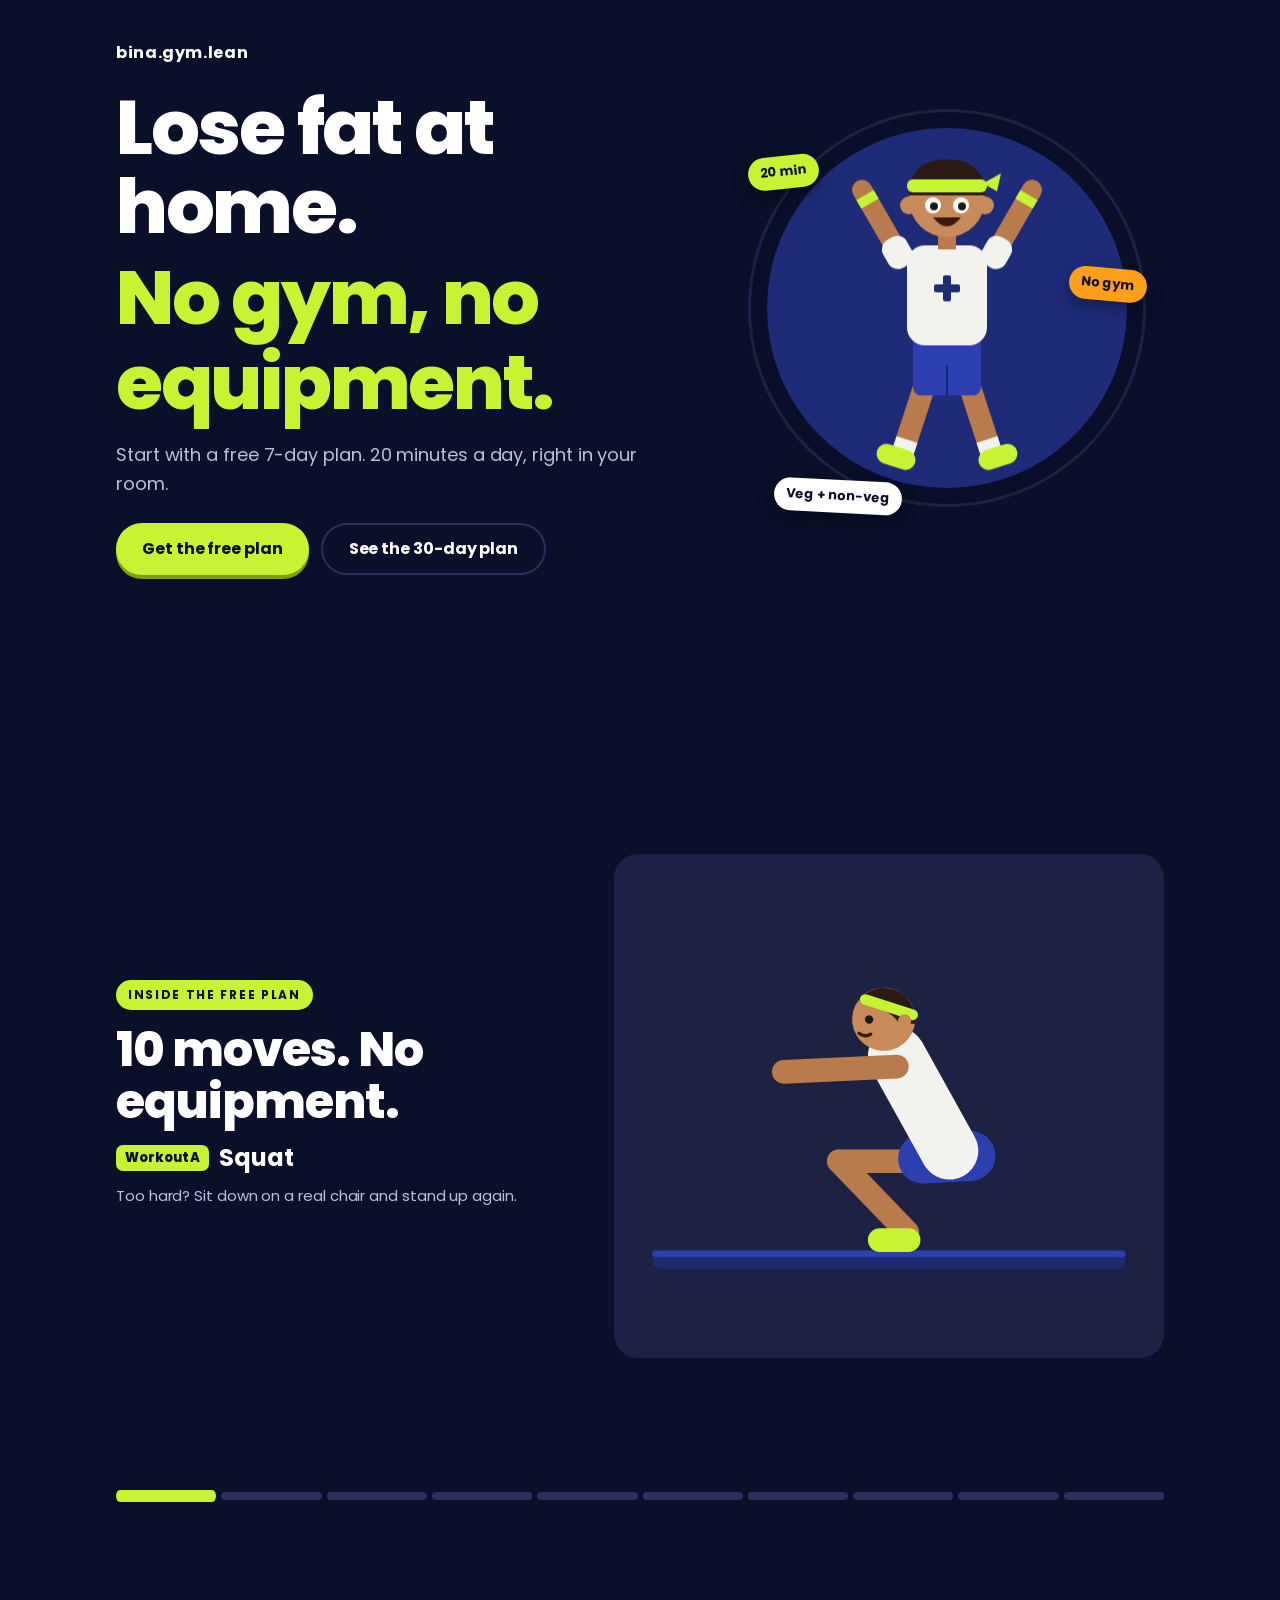
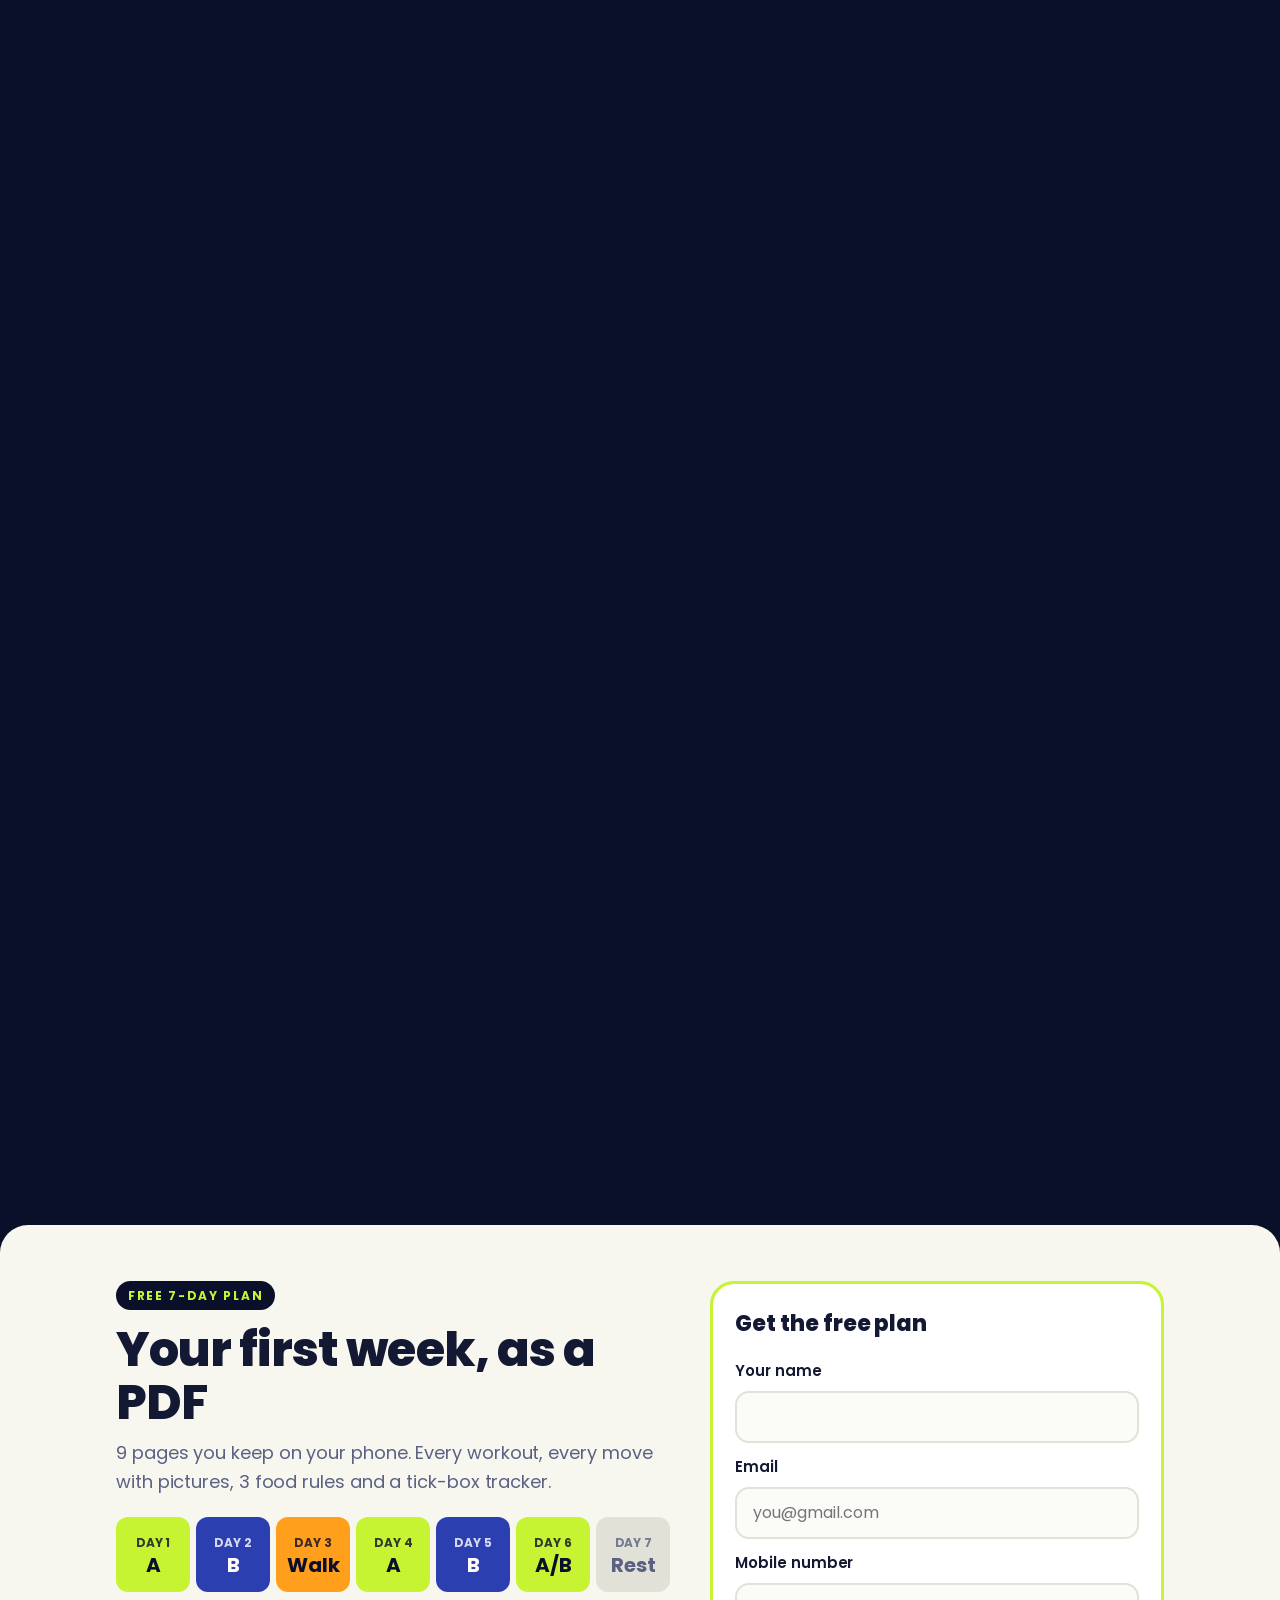
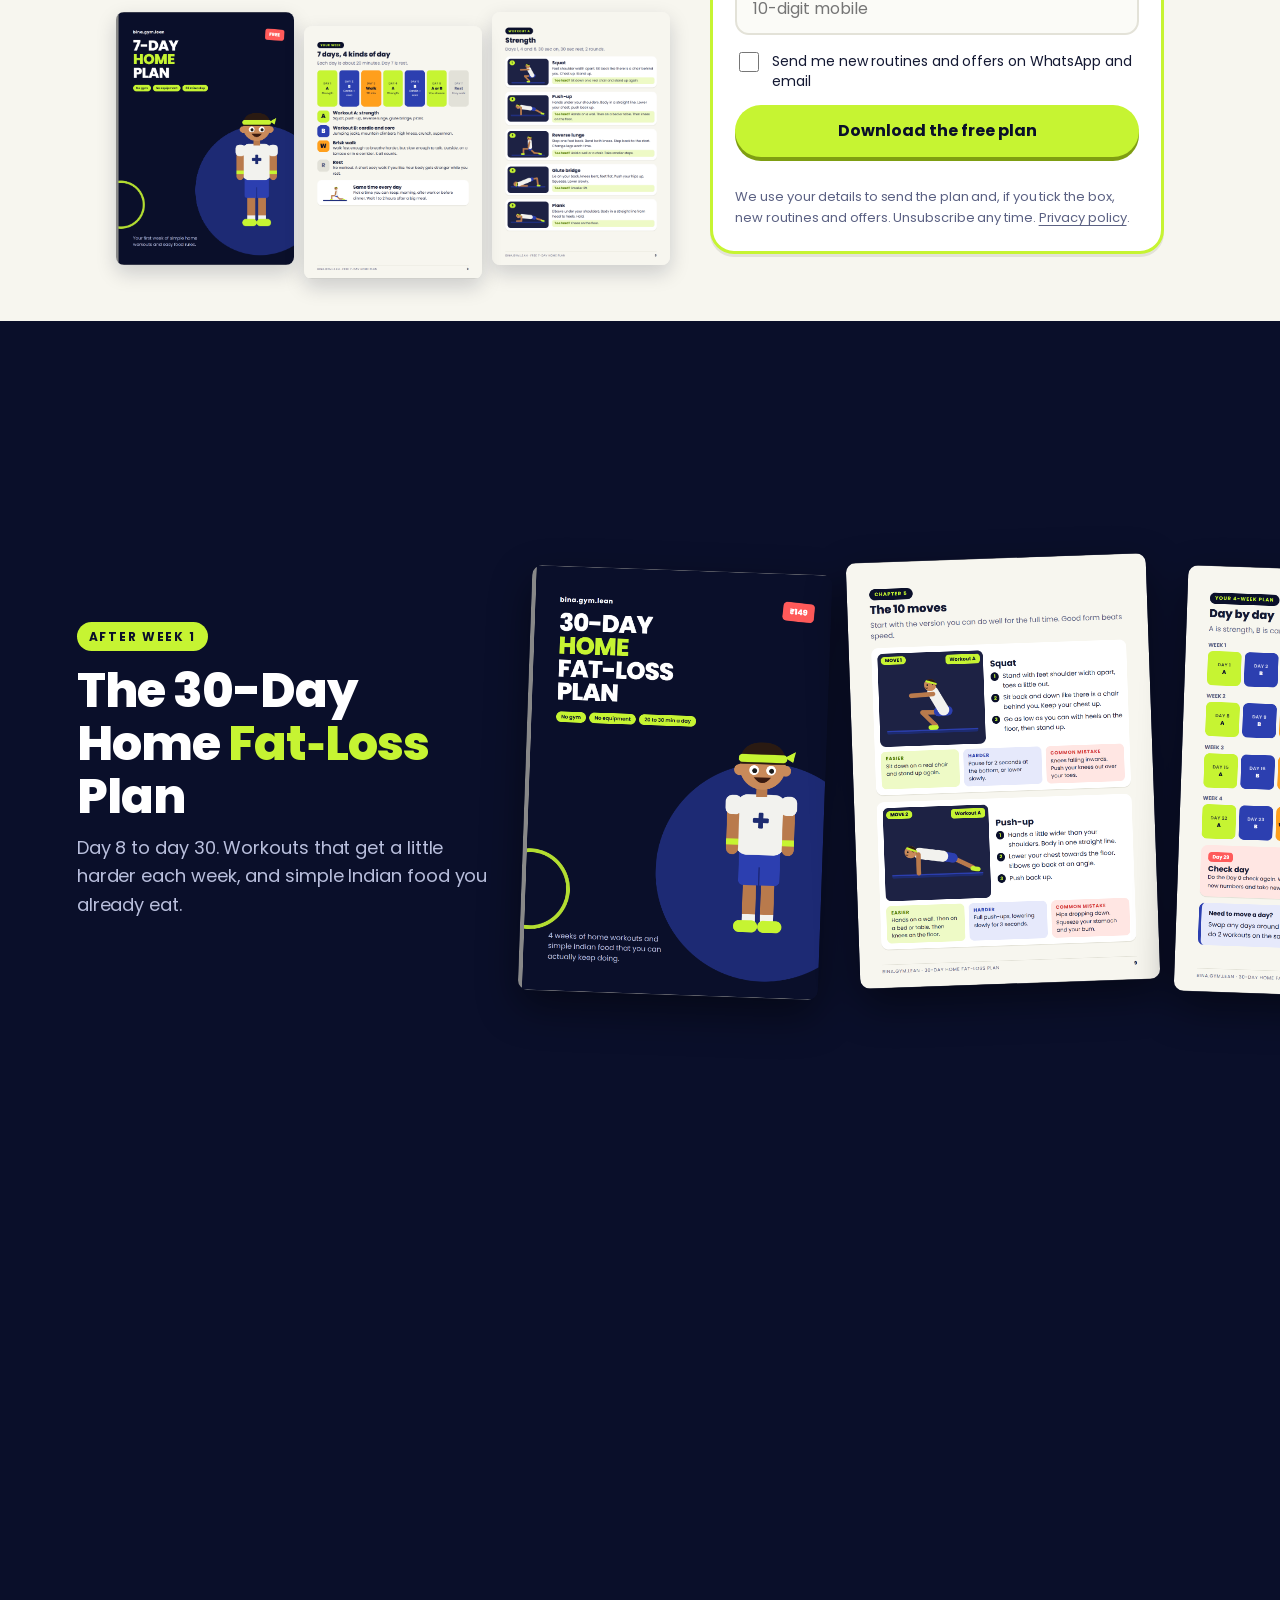
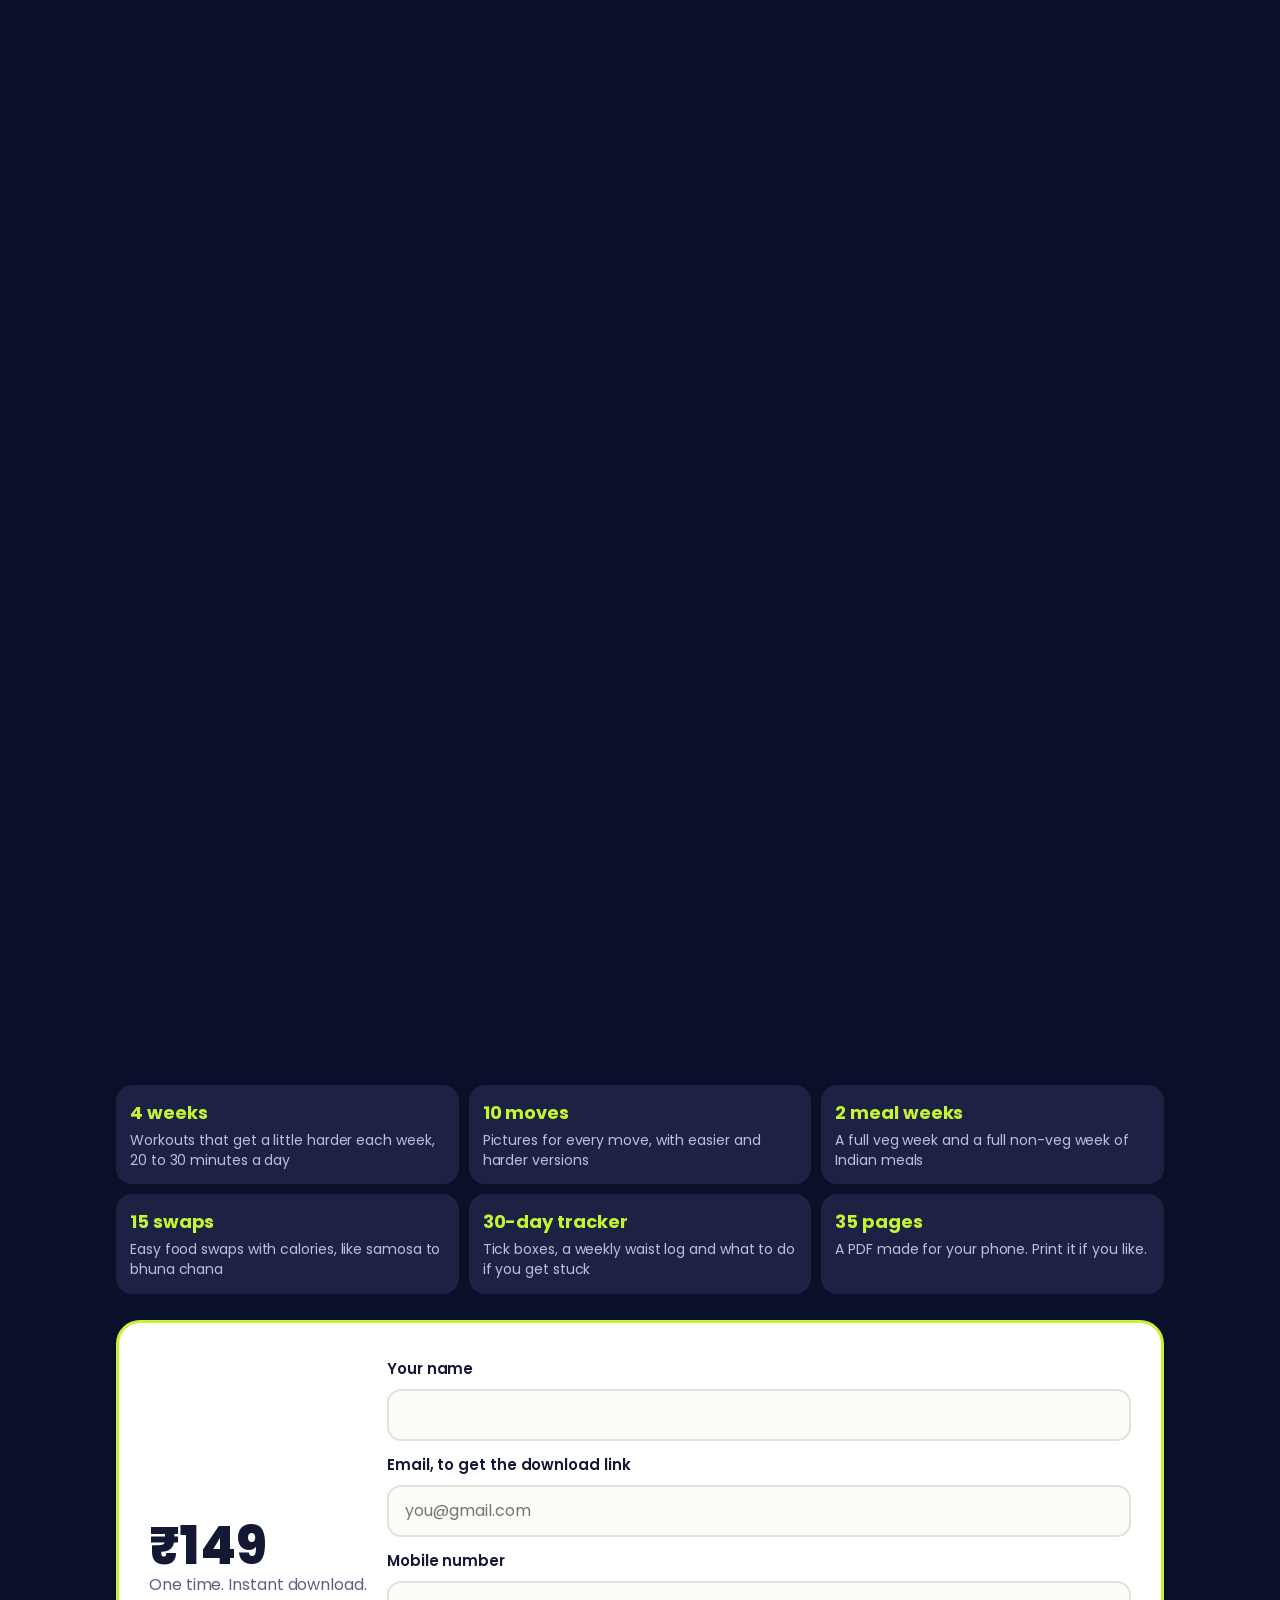
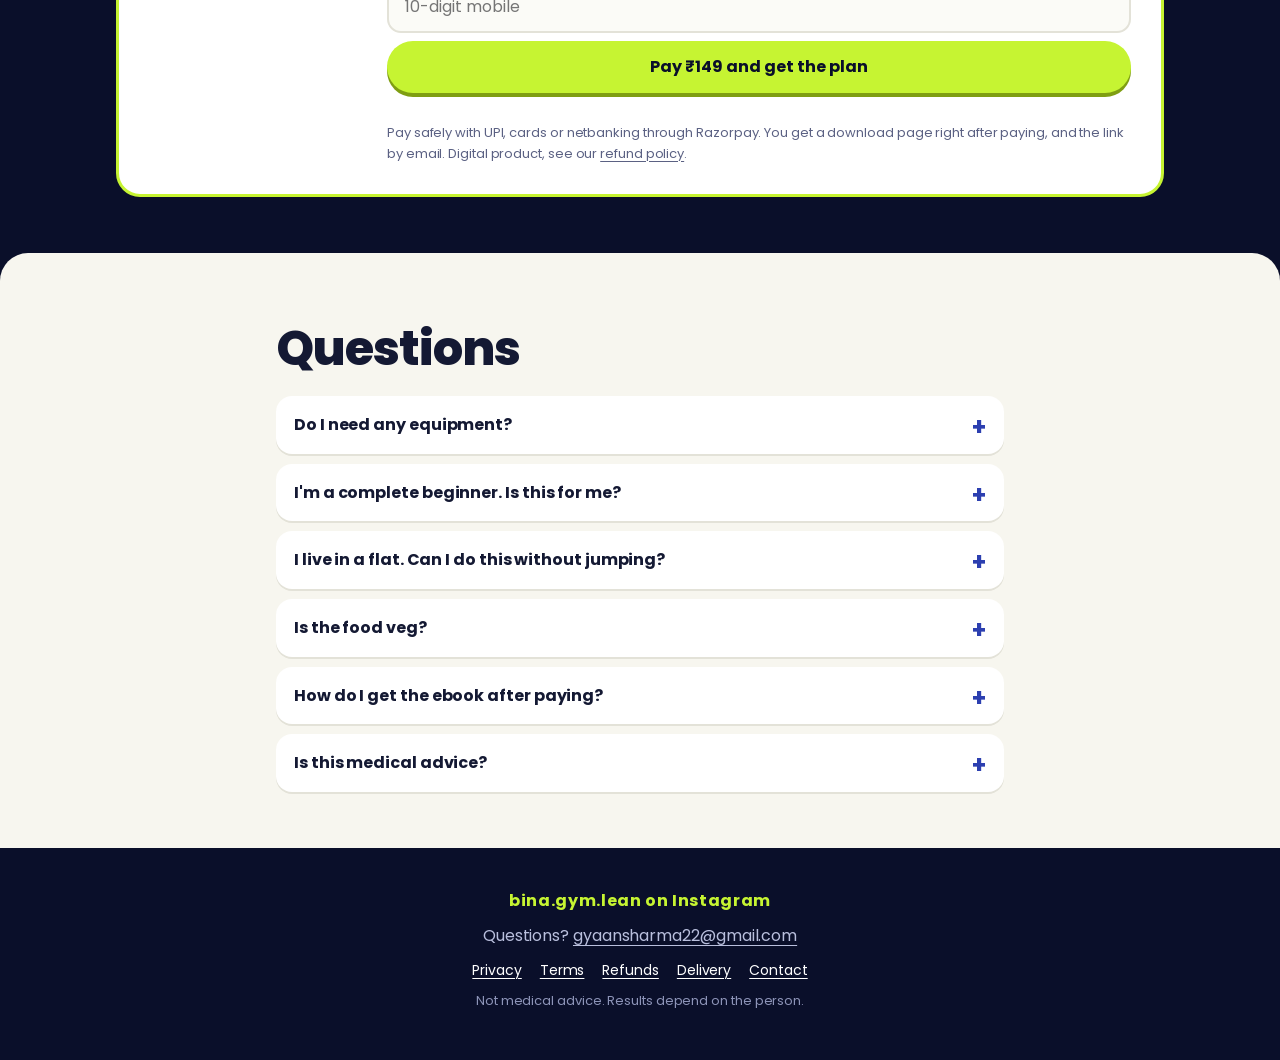
<file: index.html>
<!doctype html>
<html lang="en">
<head>
<meta charset="utf-8">
<meta name="viewport" content="width=device-width, initial-scale=1, viewport-fit=cover">
<title>Lose fat at home · bina.gym.lean</title>
<meta name="description" content="Free 7-day home workout plan. No gym, no equipment, 20 minutes a day. Then the 30-Day Home Fat-Loss Plan for ₹149.">
<meta name="theme-color" content="#0a0f2a">
<link rel="icon" href="favicon.svg" type="image/svg+xml">
<link rel="preconnect" href="https://fonts.googleapis.com"><link rel="preconnect" href="https://fonts.gstatic.com" crossorigin>
<link href="https://fonts.googleapis.com/css2?family=Poppins:wght@400;600;700;800&display=swap" rel="stylesheet">
<link rel="stylesheet" href="scrollcraft.css">
<link rel="stylesheet" href="style.css">
</head>
<body>
<span data-sc-progress></span>

<main>
<!-- Hero: three planes (ring, character, floating tags) move at different rates. -->
<section class="hero" data-sc-act="flow">
  <div class="wrap hero-in">
    <div class="hero-txt" data-sc-in data-sc-stagger="90">
      <a class="brand" href="https://www.instagram.com/bina.gym.lean/">bina.gym.lean</a>
      <h1>Lose fat at home.<span>No gym, no equipment.</span></h1>
      <p class="sub">Start with a free 7-day plan. 20 minutes a day, right in your room.</p>
      <div class="btns">
        <a class="btn lime" href="#free">Get the free plan</a>
        <a class="btn ghost" href="#plan">See the 30-day plan</a>
      </div>
    </div>
    <div class="hero-art" aria-hidden="true">
      <div class="plane ring" data-sc-parallax="0.12"></div>
      <div class="plane guy-wrap" data-sc-parallax="0.04"><svg id="g-pose-jacks" class="guy fig-front pose-jacks jumping" viewBox="0 0 200 400">
        <g class="leg-l"><rect class="shin" x="74" y="250" width="22" height="104" rx="9" fill="#b97a4c" /><rect x="74" y="336" width="22" height="14" fill="#f2f2ee" /><rect x="60" y="346" width="40" height="20" rx="10" fill="#c6f432" /></g>
        <g class="leg-r"><rect class="shin" x="104" y="250" width="22" height="104" rx="9" fill="#b97a4c" /><rect x="104" y="336" width="22" height="14" fill="#f2f2ee" /><rect x="100" y="346" width="40" height="20" rx="10" fill="#c6f432" /></g>
        <g class="upper">
          <rect x="66" y="226" width="68" height="62" rx="8" fill="#2c3fb0" />
          <rect x="99" y="258" width="2" height="30" fill="#1a2470" />
          <rect x="60" y="138" width="80" height="100" rx="18" fill="#f2f2ee" />
          <ellipse class="belly" cx="100" cy="214" rx="56" ry="38" fill="#f2f2ee" opacity="0" />
          <rect x="96" y="168" width="8" height="26" rx="2" fill="#1d2b70" />
          <rect x="87" y="177" width="26" height="8" rx="2" fill="#1d2b70" />
          <g class="arm-l"><rect x="44" y="146" width="20" height="92" rx="10" fill="#b97a4c" /><rect x="41" y="140" width="27" height="32" rx="11" fill="#f2f2ee" /><rect x="44" y="212" width="20" height="10" fill="#c6f432" /></g>
          <g class="arm-r"><rect x="136" y="146" width="20" height="92" rx="10" fill="#b97a4c" /><rect x="132" y="140" width="27" height="32" rx="11" fill="#f2f2ee" /><rect x="136" y="212" width="20" height="10" fill="#c6f432" /></g>
          <rect x="91" y="118" width="18" height="24" fill="#b97a4c" />
          <g class="head">
            <circle cx="62" cy="98" r="9" fill="#c98a5a" />
            <circle cx="138" cy="98" r="9" fill="#c98a5a" />
            <circle cx="100" cy="92" r="38" fill="#c98a5a" />
            <path d="M62 88 Q62 52 100 52 Q138 52 138 88 Z" fill="#2a1a12" />
            <rect x="60" y="72" width="80" height="13" rx="6" fill="#c6f432" />
            <path d="M136 76 L154 66 L150 84 Z" fill="#c6f432" />
            <g class="eyes">
              <circle cx="86" cy="98" r="8" fill="#fff" /><circle cx="114" cy="98" r="8" fill="#fff" />
              <circle cx="87" cy="99" r="4" fill="#1a1a1a" /><circle cx="115" cy="99" r="4" fill="#1a1a1a" />
            </g>
            <path class="mouth-flat" d="M90 115 Q100 112 110 115" stroke="#3a1a10" stroke-width="4" fill="none" stroke-linecap="round" opacity="0" />
            <path class="mouth-grin" d="M86 110 Q100 128 114 110 Z" fill="#3a1a10" opacity="1" />
            <path class="mouth-sad" d="M88 118 Q100 108 112 118" stroke="#3a1a10" stroke-width="4" fill="none" stroke-linecap="round" opacity="0" />
            <path class="sweat" d="M140 60 Q146 72 140 78 Q134 72 140 60 Z" fill="#7fd3ff" opacity="0" />
          </g>
        </g>
      </svg></div>
      <div class="plane tags" data-sc-parallax="-0.14"><span class="t1">20 min</span><span class="t2">No gym</span><span class="t3">Veg + non-veg</span></div>
    </div>
  </div>
</section>

<!-- Signature: one character does the whole week's moves as you scroll. -->
<section class="moves-act" data-sc-act="pin" data-sc-span="4.2" id="moves">
  <div data-sc-stage class="moves-stage">
    <div class="wrap moves-in">
      <div class="moves-txt">
        <span class="kicker">Inside the free plan</span>
        <h2>10 moves. No equipment.</h2>
        <p class="move-now"><span class="tag a" id="mv-tag">Workout A</span> <b id="mv-name">Squat</b></p>
        <p class="move-easy" id="mv-easy">Too hard? Sit down on a real chair and stand up again.</p>
      </div>
      <div class="moves-pic" aria-hidden="true">
        <div class="pose on" data-move="squat"><svg id="f-squat" class="side" viewBox="0 0 400 260">
        <rect x="20" y="240" width="360" height="14" rx="7" fill="#1d2b70" /><rect x="20" y="240" width="360" height="5" rx="3" fill="#2c3fb0" />
        <g class="pose-down">
          <line x1="214" y1="226" x2="162" y2="172" stroke="#b97a4c" stroke-width="18" stroke-linecap="round" /><rect x="184" y="223" width="40" height="18" rx="9" fill="#c6f432" transform="rotate(0 204 232)" />
          <line x1="162" y1="172" x2="240" y2="172" stroke="#b97a4c" stroke-width="18" stroke-linecap="round" />
          <line x1="226" y1="170" x2="262" y2="168" stroke="#2c3fb0" stroke-width="38" stroke-linecap="round" />
          <line x1="246" y1="164" x2="206" y2="92" stroke="#f2f2ee" stroke-width="44" stroke-linecap="round" />
          <line x1="206" y1="100" x2="120" y2="104" stroke="#b97a4c" stroke-width="18" stroke-linecap="round" />
          <g transform="translate(196 64) rotate(4)">
          <circle r="24" fill="#c98a5a" />
          <path d="M-20 -13 A24 24 0 0 1 24 2 L12 2 Q4 -8 -20 -13 Z" fill="#2a1a12" />
          <rect x="-22" y="-14" width="46" height="8" rx="4" fill="#c6f432" transform="rotate(14)" />
          <circle cx="16" cy="0" r="5" fill="#c98a5a" />
          <circle cx="-11" cy="1" r="3.2" fill="#1a1a1a" />
          <path d="M-18 12 Q-13 15 -9 12" stroke="#3a1a10" stroke-width="2.5" fill="none" stroke-linecap="round" />
        </g>
        </g>
        <g class="pose-up" opacity="0">
          <line x1="222" y1="158" x2="216" y2="226" stroke="#b97a4c" stroke-width="18" stroke-linecap="round" /><rect x="186" y="223" width="40" height="18" rx="9" fill="#c6f432" transform="rotate(0 206 232)" />
          <line x1="224" y1="136" x2="224" y2="160" stroke="#2c3fb0" stroke-width="38" stroke-linecap="round" />
          <line x1="224" y1="136" x2="222" y2="60" stroke="#f2f2ee" stroke-width="44" stroke-linecap="round" />
          <line x1="220" y1="70" x2="140" y2="76" stroke="#b97a4c" stroke-width="18" stroke-linecap="round" />
          <g transform="translate(216 30) rotate(0)">
          <circle r="24" fill="#c98a5a" />
          <path d="M-20 -13 A24 24 0 0 1 24 2 L12 2 Q4 -8 -20 -13 Z" fill="#2a1a12" />
          <rect x="-22" y="-14" width="46" height="8" rx="4" fill="#c6f432" transform="rotate(14)" />
          <circle cx="16" cy="0" r="5" fill="#c98a5a" />
          <circle cx="-11" cy="1" r="3.2" fill="#1a1a1a" />
          <path d="M-18 12 Q-13 15 -9 12" stroke="#3a1a10" stroke-width="2.5" fill="none" stroke-linecap="round" />
        </g>
        </g>
      </svg></div><div class="pose" data-move="pushup"><svg id="f-pushup" class="side" viewBox="0 0 400 220">
        <rect x="20" y="180" width="360" height="14" rx="7" fill="#1d2b70" /><rect x="20" y="180" width="360" height="5" rx="3" fill="#2c3fb0" />
        <g class="pu-body">
          <line x1="258" y1="118" x2="340" y2="160" stroke="#b97a4c" stroke-width="18" stroke-linecap="round" /><rect x="330" y="157" width="40" height="18" rx="9" fill="#c6f432" transform="rotate(10 350 166)" />
          <line x1="222" y1="112" x2="262" y2="120" stroke="#2c3fb0" stroke-width="38" stroke-linecap="round" />
          <line x1="130" y1="98" x2="222" y2="112" stroke="#f2f2ee" stroke-width="44" stroke-linecap="round" />
          <g transform="translate(96 92) rotate(8)">
          <circle r="24" fill="#c98a5a" />
          <path d="M-20 -13 A24 24 0 0 1 24 2 L12 2 Q4 -8 -20 -13 Z" fill="#2a1a12" />
          <rect x="-22" y="-14" width="46" height="8" rx="4" fill="#c6f432" transform="rotate(14)" />
          <circle cx="16" cy="0" r="5" fill="#c98a5a" />
          <circle cx="-11" cy="1" r="3.2" fill="#1a1a1a" />
          <path d="M-18 12 Q-13 15 -9 12" stroke="#3a1a10" stroke-width="2.5" fill="none" stroke-linecap="round" />
        </g>
        </g>
        <g class="pu-arm"><line x1="126" y1="102" x2="126" y2="176" stroke="#b97a4c" stroke-width="18" stroke-linecap="round" /></g>
      </svg></div><div class="pose" data-move="lunge"><svg class="fig" viewBox="0 0 400 260"><rect x="20" y="240" width="360" height="14" rx="7" fill="#1d2b70" /><rect x="20" y="240" width="360" height="5" rx="3" fill="#2c3fb0" />
  <line x1="150" y1="176" x2="150" y2="226" stroke="#b97a4c" stroke-width="18" stroke-linecap="round" /><rect x="124" y="223" width="40" height="18" rx="9" fill="#c6f432" transform="rotate(0 144 232)" />
  <line x1="220" y1="176" x2="150" y2="176" stroke="#b97a4c" stroke-width="18" stroke-linecap="round" />
  <line x1="220" y1="176" x2="268" y2="222" stroke="#b97a4c" stroke-width="18" stroke-linecap="round" /><line x1="268" y1="222" x2="322" y2="226" stroke="#b97a4c" stroke-width="18" stroke-linecap="round" /><rect x="310" y="221" width="40" height="18" rx="9" fill="#c6f432" transform="rotate(8 330 230)" />
  <line x1="222" y1="150" x2="222" y2="178" stroke="#2c3fb0" stroke-width="38" stroke-linecap="round" />
  <line x1="222" y1="158" x2="218" y2="96" stroke="#f2f2ee" stroke-width="44" stroke-linecap="round" />
  <line x1="216" y1="104" x2="204" y2="156" stroke="#b97a4c" stroke-width="18" stroke-linecap="round" />
  <g transform="translate(214 62) rotate(0)">
          <circle r="24" fill="#c98a5a" />
          <path d="M-20 -13 A24 24 0 0 1 24 2 L12 2 Q4 -8 -20 -13 Z" fill="#2a1a12" />
          <rect x="-22" y="-14" width="46" height="8" rx="4" fill="#c6f432" transform="rotate(14)" />
          <circle cx="16" cy="0" r="5" fill="#c98a5a" />
          <circle cx="-11" cy="1" r="3.2" fill="#1a1a1a" />
          <path d="M-18 12 Q-13 15 -9 12" stroke="#3a1a10" stroke-width="2.5" fill="none" stroke-linecap="round" />
        </g></svg></div><div class="pose" data-move="bridge"><svg class="fig" viewBox="0 0 400 220"><rect x="20" y="180" width="360" height="14" rx="7" fill="#1d2b70" /><rect x="20" y="180" width="360" height="5" rx="3" fill="#2c3fb0" />
  <line x1="110" y1="174" x2="190" y2="176" stroke="#b97a4c" stroke-width="18" stroke-linecap="round" />
  <line x1="236" y1="106" x2="292" y2="96" stroke="#b97a4c" stroke-width="18" stroke-linecap="round" /><line x1="292" y1="96" x2="304" y2="166" stroke="#b97a4c" stroke-width="18" stroke-linecap="round" /><rect x="290" y="163" width="40" height="18" rx="9" fill="#c6f432" transform="rotate(0 310 172)" />
  <line x1="208" y1="114" x2="240" y2="106" stroke="#2c3fb0" stroke-width="38" stroke-linecap="round" />
  <line x1="104" y1="158" x2="212" y2="114" stroke="#f2f2ee" stroke-width="44" stroke-linecap="round" />
  <g transform="translate(72 156) rotate(90)">
          <circle r="24" fill="#c98a5a" />
          <path d="M-20 -13 A24 24 0 0 1 24 2 L12 2 Q4 -8 -20 -13 Z" fill="#2a1a12" />
          <rect x="-22" y="-14" width="46" height="8" rx="4" fill="#c6f432" transform="rotate(14)" />
          <circle cx="16" cy="0" r="5" fill="#c98a5a" />
          <circle cx="-11" cy="1" r="3.2" fill="#1a1a1a" />
          <path d="M-18 12 Q-13 15 -9 12" stroke="#3a1a10" stroke-width="2.5" fill="none" stroke-linecap="round" />
        </g></svg></div><div class="pose" data-move="plank"><svg id="f-plank" class="side" viewBox="0 0 400 220">
        <rect x="20" y="180" width="360" height="14" rx="7" fill="#1d2b70" /><rect x="20" y="180" width="360" height="5" rx="3" fill="#2c3fb0" />
        <line x1="262" y1="138" x2="344" y2="166" stroke="#b97a4c" stroke-width="18" stroke-linecap="round" /><rect x="332" y="161" width="40" height="18" rx="9" fill="#c6f432" transform="rotate(14 352 170)" />
        <line x1="226" y1="132" x2="266" y2="140" stroke="#2c3fb0" stroke-width="38" stroke-linecap="round" />
        <line x1="136" y1="122" x2="226" y2="132" stroke="#f2f2ee" stroke-width="44" stroke-linecap="round" />
        <line x1="130" y1="126" x2="130" y2="172" stroke="#b97a4c" stroke-width="18" stroke-linecap="round" /><line x1="130" y1="172" x2="84" y2="174" stroke="#b97a4c" stroke-width="18" stroke-linecap="round" />
        <g transform="translate(100 118) rotate(6)">
          <circle r="24" fill="#c98a5a" />
          <path d="M-20 -13 A24 24 0 0 1 24 2 L12 2 Q4 -8 -20 -13 Z" fill="#2a1a12" />
          <rect x="-22" y="-14" width="46" height="8" rx="4" fill="#c6f432" transform="rotate(14)" />
          <circle cx="16" cy="0" r="5" fill="#c98a5a" />
          <circle cx="-11" cy="1" r="3.2" fill="#1a1a1a" />
          <path d="M-18 12 Q-13 15 -9 12" stroke="#3a1a10" stroke-width="2.5" fill="none" stroke-linecap="round" />
        </g>
      </svg></div><div class="pose" data-move="jacks"><svg id="g-pose-jacks" class="guy fig-front pose-jacks" viewBox="0 0 200 400">
        <g class="leg-l"><rect class="shin" x="74" y="250" width="22" height="104" rx="9" fill="#b97a4c" /><rect x="74" y="336" width="22" height="14" fill="#f2f2ee" /><rect x="60" y="346" width="40" height="20" rx="10" fill="#c6f432" /></g>
        <g class="leg-r"><rect class="shin" x="104" y="250" width="22" height="104" rx="9" fill="#b97a4c" /><rect x="104" y="336" width="22" height="14" fill="#f2f2ee" /><rect x="100" y="346" width="40" height="20" rx="10" fill="#c6f432" /></g>
        <g class="upper">
          <rect x="66" y="226" width="68" height="62" rx="8" fill="#2c3fb0" />
          <rect x="99" y="258" width="2" height="30" fill="#1a2470" />
          <rect x="60" y="138" width="80" height="100" rx="18" fill="#f2f2ee" />
          <ellipse class="belly" cx="100" cy="214" rx="56" ry="38" fill="#f2f2ee" opacity="0" />
          <rect x="96" y="168" width="8" height="26" rx="2" fill="#1d2b70" />
          <rect x="87" y="177" width="26" height="8" rx="2" fill="#1d2b70" />
          <g class="arm-l"><rect x="44" y="146" width="20" height="92" rx="10" fill="#b97a4c" /><rect x="41" y="140" width="27" height="32" rx="11" fill="#f2f2ee" /><rect x="44" y="212" width="20" height="10" fill="#c6f432" /></g>
          <g class="arm-r"><rect x="136" y="146" width="20" height="92" rx="10" fill="#b97a4c" /><rect x="132" y="140" width="27" height="32" rx="11" fill="#f2f2ee" /><rect x="136" y="212" width="20" height="10" fill="#c6f432" /></g>
          <rect x="91" y="118" width="18" height="24" fill="#b97a4c" />
          <g class="head">
            <circle cx="62" cy="98" r="9" fill="#c98a5a" />
            <circle cx="138" cy="98" r="9" fill="#c98a5a" />
            <circle cx="100" cy="92" r="38" fill="#c98a5a" />
            <path d="M62 88 Q62 52 100 52 Q138 52 138 88 Z" fill="#2a1a12" />
            <rect x="60" y="72" width="80" height="13" rx="6" fill="#c6f432" />
            <path d="M136 76 L154 66 L150 84 Z" fill="#c6f432" />
            <g class="eyes">
              <circle cx="86" cy="98" r="8" fill="#fff" /><circle cx="114" cy="98" r="8" fill="#fff" />
              <circle cx="87" cy="99" r="4" fill="#1a1a1a" /><circle cx="115" cy="99" r="4" fill="#1a1a1a" />
            </g>
            <path class="mouth-flat" d="M90 115 Q100 112 110 115" stroke="#3a1a10" stroke-width="4" fill="none" stroke-linecap="round" opacity="0" />
            <path class="mouth-grin" d="M86 110 Q100 128 114 110 Z" fill="#3a1a10" opacity="1" />
            <path class="mouth-sad" d="M88 118 Q100 108 112 118" stroke="#3a1a10" stroke-width="4" fill="none" stroke-linecap="round" opacity="0" />
            <path class="sweat" d="M140 60 Q146 72 140 78 Q134 72 140 60 Z" fill="#7fd3ff" opacity="0" />
          </g>
        </g>
      </svg></div><div class="pose" data-move="climber"><svg class="fig" viewBox="0 0 400 220"><rect x="20" y="180" width="360" height="14" rx="7" fill="#1d2b70" /><rect x="20" y="180" width="360" height="5" rx="3" fill="#2c3fb0" />
  <line x1="258" y1="118" x2="340" y2="160" stroke="#b97a4c" stroke-width="18" stroke-linecap="round" /><rect x="330" y="157" width="40" height="18" rx="9" fill="#c6f432" transform="rotate(10 350 166)" />
  <line x1="246" y1="120" x2="188" y2="134" stroke="#b97a4c" stroke-width="18" stroke-linecap="round" /><line x1="188" y1="134" x2="222" y2="168" stroke="#b97a4c" stroke-width="18" stroke-linecap="round" /><rect x="208" y="163" width="40" height="18" rx="9" fill="#c6f432" transform="rotate(0 228 172)" />
  <line x1="222" y1="112" x2="262" y2="120" stroke="#2c3fb0" stroke-width="38" stroke-linecap="round" />
  <line x1="130" y1="98" x2="222" y2="112" stroke="#f2f2ee" stroke-width="44" stroke-linecap="round" />
  <line x1="126" y1="102" x2="126" y2="176" stroke="#b97a4c" stroke-width="18" stroke-linecap="round" />
  <g transform="translate(96 92) rotate(8)">
          <circle r="24" fill="#c98a5a" />
          <path d="M-20 -13 A24 24 0 0 1 24 2 L12 2 Q4 -8 -20 -13 Z" fill="#2a1a12" />
          <rect x="-22" y="-14" width="46" height="8" rx="4" fill="#c6f432" transform="rotate(14)" />
          <circle cx="16" cy="0" r="5" fill="#c98a5a" />
          <circle cx="-11" cy="1" r="3.2" fill="#1a1a1a" />
          <path d="M-18 12 Q-13 15 -9 12" stroke="#3a1a10" stroke-width="2.5" fill="none" stroke-linecap="round" />
        </g></svg></div><div class="pose" data-move="knees"><svg class="fig" viewBox="0 0 400 260"><rect x="20" y="240" width="360" height="14" rx="7" fill="#1d2b70" /><rect x="20" y="240" width="360" height="5" rx="3" fill="#2c3fb0" />
  <line x1="250" y1="72" x2="266" y2="112" stroke="#b97a4c" stroke-width="18" stroke-linecap="round" /><line x1="266" y1="112" x2="290" y2="132" stroke="#b97a4c" stroke-width="18" stroke-linecap="round" />
  <line x1="222" y1="158" x2="216" y2="226" stroke="#b97a4c" stroke-width="18" stroke-linecap="round" /><rect x="186" y="223" width="40" height="18" rx="9" fill="#c6f432" transform="rotate(0 206 232)" />
  <line x1="224" y1="152" x2="168" y2="144" stroke="#b97a4c" stroke-width="18" stroke-linecap="round" /><line x1="168" y1="144" x2="172" y2="204" stroke="#b97a4c" stroke-width="18" stroke-linecap="round" /><rect x="144" y="201" width="40" height="18" rx="9" fill="#c6f432" transform="rotate(-10 164 210)" />
  <line x1="224" y1="136" x2="224" y2="160" stroke="#2c3fb0" stroke-width="38" stroke-linecap="round" />
  <line x1="224" y1="136" x2="222" y2="60" stroke="#f2f2ee" stroke-width="44" stroke-linecap="round" />
  <line x1="206" y1="72" x2="186" y2="110" stroke="#b97a4c" stroke-width="18" stroke-linecap="round" /><line x1="186" y1="110" x2="160" y2="92" stroke="#b97a4c" stroke-width="18" stroke-linecap="round" />
  <g transform="translate(216 30) rotate(0)">
          <circle r="24" fill="#c98a5a" />
          <path d="M-20 -13 A24 24 0 0 1 24 2 L12 2 Q4 -8 -20 -13 Z" fill="#2a1a12" />
          <rect x="-22" y="-14" width="46" height="8" rx="4" fill="#c6f432" transform="rotate(14)" />
          <circle cx="16" cy="0" r="5" fill="#c98a5a" />
          <circle cx="-11" cy="1" r="3.2" fill="#1a1a1a" />
          <path d="M-18 12 Q-13 15 -9 12" stroke="#3a1a10" stroke-width="2.5" fill="none" stroke-linecap="round" />
        </g></svg></div><div class="pose" data-move="crunch"><svg id="f-crunch" class="side" viewBox="0 0 400 220">
        <rect x="20" y="180" width="360" height="14" rx="7" fill="#1d2b70" /><rect x="20" y="180" width="360" height="5" rx="3" fill="#2c3fb0" />
        <line x1="205" y1="168" x2="258" y2="112" stroke="#b97a4c" stroke-width="18" stroke-linecap="round" /><line x1="258" y1="112" x2="300" y2="170" stroke="#b97a4c" stroke-width="18" stroke-linecap="round" /><rect x="286" y="163" width="40" height="18" rx="9" fill="#c6f432" transform="rotate(0 306 172)" />
        <line x1="190" y1="166" x2="220" y2="168" stroke="#2c3fb0" stroke-width="36" stroke-linecap="round" />
        <g class="crunch-up">
          <line x1="198" y1="166" x2="140" y2="128" stroke="#f2f2ee" stroke-width="44" stroke-linecap="round" />
          <line x1="138" y1="120" x2="112" y2="92" stroke="#b97a4c" stroke-width="18" stroke-linecap="round" />
          <g transform="translate(112 106) rotate(-30)">
          <circle r="24" fill="#c98a5a" />
          <path d="M-20 -13 A24 24 0 0 1 24 2 L12 2 Q4 -8 -20 -13 Z" fill="#2a1a12" />
          <rect x="-22" y="-14" width="46" height="8" rx="4" fill="#c6f432" transform="rotate(14)" />
          <circle cx="16" cy="0" r="5" fill="#c98a5a" />
          <circle cx="-11" cy="1" r="3.2" fill="#1a1a1a" />
          <path d="M-18 12 Q-13 15 -9 12" stroke="#3a1a10" stroke-width="2.5" fill="none" stroke-linecap="round" />
        </g>
        </g>
      </svg></div><div class="pose" data-move="superman"><svg class="fig" viewBox="0 0 400 220"><rect x="20" y="180" width="360" height="14" rx="7" fill="#1d2b70" /><rect x="20" y="180" width="360" height="5" rx="3" fill="#2c3fb0" />
  <line x1="256" y1="160" x2="340" y2="140" stroke="#b97a4c" stroke-width="18" stroke-linecap="round" /><rect x="330" y="129" width="40" height="18" rx="9" fill="#c6f432" transform="rotate(-12 350 138)" />
  <line x1="226" y1="160" x2="262" y2="160" stroke="#2c3fb0" stroke-width="38" stroke-linecap="round" />
  <line x1="136" y1="150" x2="228" y2="160" stroke="#f2f2ee" stroke-width="44" stroke-linecap="round" />
  <line x1="126" y1="140" x2="54" y2="124" stroke="#b97a4c" stroke-width="18" stroke-linecap="round" />
  <g transform="translate(112 132) rotate(-12)">
          <circle r="24" fill="#c98a5a" />
          <path d="M-20 -13 A24 24 0 0 1 24 2 L12 2 Q4 -8 -20 -13 Z" fill="#2a1a12" />
          <rect x="-22" y="-14" width="46" height="8" rx="4" fill="#c6f432" transform="rotate(14)" />
          <circle cx="16" cy="0" r="5" fill="#c98a5a" />
          <circle cx="-11" cy="1" r="3.2" fill="#1a1a1a" />
          <path d="M-18 12 Q-13 15 -9 12" stroke="#3a1a10" stroke-width="2.5" fill="none" stroke-linecap="round" />
        </g></svg></div>
      </div>
      <ol class="move-dots" aria-label="The 10 moves">
        <li class="a on">Squat</li><li class="a">Push-up</li><li class="a">Reverse lunge</li><li class="a">Glute bridge</li><li class="a">Plank</li><li class="b">Jumping jacks</li><li class="b">Mountain climbers</li><li class="b">High knees</li><li class="b">Crunch</li><li class="b">Superman</li>
      </ol>
    </div>
  </div>
</section>

<!-- Free plan: what's in it, and the form that unlocks the PDF. -->
<section id="free" class="sec light">
  <div class="wrap free-in">
    <div class="free-txt" data-sc-in data-sc-stagger="70">
      <span class="kicker">Free 7-day plan</span>
      <h2>Your first week, as a PDF</h2>
      <p class="lead">9 pages you keep on your phone. Every workout, every move with pictures, 3 food rules and a tick-box tracker.</p>
      <div class="week">
        <div class="day a"><span>Day 1</span><b>A</b></div><div class="day b"><span>Day 2</span><b>B</b></div><div class="day w"><span>Day 3</span><b>Walk</b></div><div class="day a"><span>Day 4</span><b>A</b></div><div class="day b"><span>Day 5</span><b>B</b></div><div class="day a"><span>Day 6</span><b>A/B</b></div><div class="day r"><span>Day 7</span><b>Rest</b></div>
      </div>
      <div class="free-pages" data-sc-reveal="up">
        <img src="previews/free-cover.png" alt="Free plan cover" loading="lazy" width="559" height="794">
        <img src="previews/free-week.png" alt="Free plan page: your week" loading="lazy" width="559" height="794">
        <img src="previews/free-moves.png" alt="Free plan page: Workout A moves" loading="lazy" width="559" height="794">
      </div>
    </div>
    <form class="lead-form" id="lead-form" novalidate data-url="https://n8n.snbajaj.com/webhook/bina-gym-lean-lead">
      <h3>Get the free plan</h3>
      <label for="l-name">Your name</label>
      <input id="l-name" name="name" required autocomplete="name" maxlength="80">
      <label for="l-email">Email</label>
      <input id="l-email" name="email" type="email" required autocomplete="email" maxlength="120" placeholder="you@gmail.com">
      <label for="l-phone">Mobile number</label>
      <input id="l-phone" name="phone" type="tel" required autocomplete="tel" inputmode="tel" maxlength="16" placeholder="10-digit mobile">
      <label class="check"><input type="checkbox" name="consent" id="l-consent"> Send me new routines and offers on WhatsApp and email</label>
      <button class="btn lime" type="submit">Download the free plan</button>
      <p class="form-msg" id="lead-msg" role="status" aria-live="polite"></p>
      <p class="fine">We use your details to send the plan and, if you tick the box, new routines and offers. Unsubscribe any time. <a href="privacy.html">Privacy policy</a>.</p>
    </form>
  </div>
</section>

<!-- Paid ebook: pages travel sideways as you scroll. -->
<section id="plan" class="plan-act" data-sc-act="pan" data-sc-span="2.6">
  <div data-sc-stage class="plan-stage">
    <div class="rail" data-sc-pan="0.08">
      <div class="rail-lead">
        <span class="kicker">After week 1</span>
        <h2>The 30-Day Home <em>Fat&#8209;Loss</em> Plan</h2>
        <p class="lead">Day 8 to day 30. Workouts that get a little harder each week, and simple Indian food you already eat.</p>
      </div>
      <img src="previews/cover.png" alt="Ebook cover: 30-Day Home Fat-Loss Plan" width="559" height="794">
      <img src="previews/moves.png" alt="Ebook page: two moves with pictures, easier and harder versions" width="559" height="794">
      <img src="previews/week.png" alt="Ebook page: the 4-week plan day by day" width="559" height="794">
      <img src="previews/meals.png" alt="Ebook page: a veg week of meals" width="559" height="794">
    </div>
  </div>
</section>

<section class="sec dark buy-sec">
  <div class="wrap">
    <div class="inside" data-sc-in data-sc-stagger="60">
      <div class="in"><b>4 weeks</b><span>Workouts that get a little harder each week, 20 to 30 minutes a day</span></div>
      <div class="in"><b>10 moves</b><span>Pictures for every move, with easier and harder versions</span></div>
      <div class="in"><b>2 meal weeks</b><span>A full veg week and a full non-veg week of Indian meals</span></div>
      <div class="in"><b>15 swaps</b><span>Easy food swaps with calories, like samosa to bhuna chana</span></div>
      <div class="in"><b>30-day tracker</b><span>Tick boxes, a weekly waist log and what to do if you get stuck</span></div>
      <div class="in"><b>35 pages</b><span>A PDF made for your phone. Print it if you like.</span></div>
    </div>
    <div id="buy" class="buy" data-sc-in>
      <div class="price"><b>₹149</b><span>One time. Instant download.</span></div>
      <form class="buy-form" id="buy-form" novalidate data-url="https://n8n.snbajaj.com/webhook/bina-gym-lean-order">
        <label for="b-name">Your name</label>
        <input id="b-name" name="name" required autocomplete="name" maxlength="60">
        <label for="b-email">Email, to get the download link</label>
        <input id="b-email" name="email" type="email" required autocomplete="email" maxlength="120" placeholder="you@gmail.com">
        <label for="b-phone">Mobile number</label>
        <input id="b-phone" name="phone" type="tel" required autocomplete="tel" inputmode="tel" maxlength="16" placeholder="10-digit mobile">
        <button class="btn lime" type="submit">Pay ₹149 and get the plan</button>
        <p class="form-msg" id="buy-msg" role="status" aria-live="polite"></p>
        <p class="fine">Pay safely with UPI, cards or netbanking through Razorpay. You get a download page right after paying, and the link by email. Digital product, see our <a href="refund.html">refund policy</a>.</p>
      </form>
    </div>
  </div>
</section>

<section class="sec light">
  <div class="wrap narrow">
    <h2>Questions</h2>
    <div class="faq" data-sc-in data-sc-stagger="50">
      <details><summary>Do I need any equipment?</summary><p>No. A mat or a carpet, a timer on your phone and water. That's it.</p></details>
      <details><summary>I'm a complete beginner. Is this for me?</summary><p>Yes. Every move has an easier version, like wall push-ups and chair squats. Start there.</p></details>
      <details><summary>I live in a flat. Can I do this without jumping?</summary><p>Yes. Use step jacks instead of jumping jacks and march instead of high knees.</p></details>
      <details><summary>Is the food veg?</summary><p>The ebook has a full veg week and a full non-veg week. Use whichever fits you.</p></details>
      <details><summary>How do I get the ebook after paying?</summary><p>You go straight to a download page, and we email you the link too. It's a PDF that opens on any phone.</p></details>
      <details><summary>Is this medical advice?</summary><p>No. It's a simple home plan for healthy adults. If you have a health problem, an injury, or you are pregnant, ask your doctor first.</p></details>
    </div>
  </div>
</section>
</main>

<footer class="foot">
  <div class="wrap">
    <a class="brand" href="https://www.instagram.com/bina.gym.lean/">bina.gym.lean on Instagram</a>
    <p>Questions? <a href="mailto:gyaansharma22@gmail.com">gyaansharma22@gmail.com</a></p>
    <nav class="legal"><a href="privacy.html">Privacy</a><a href="terms.html">Terms</a><a href="refund.html">Refunds</a><a href="delivery.html">Delivery</a><a href="contact.html">Contact</a></nav>
    <p class="fine">Not medical advice. Results depend on the person.</p>
  </div>
</footer>
<script src="scrollcraft.js"></script>
<script src="page.js"></script>
</body>
</html>
</file>
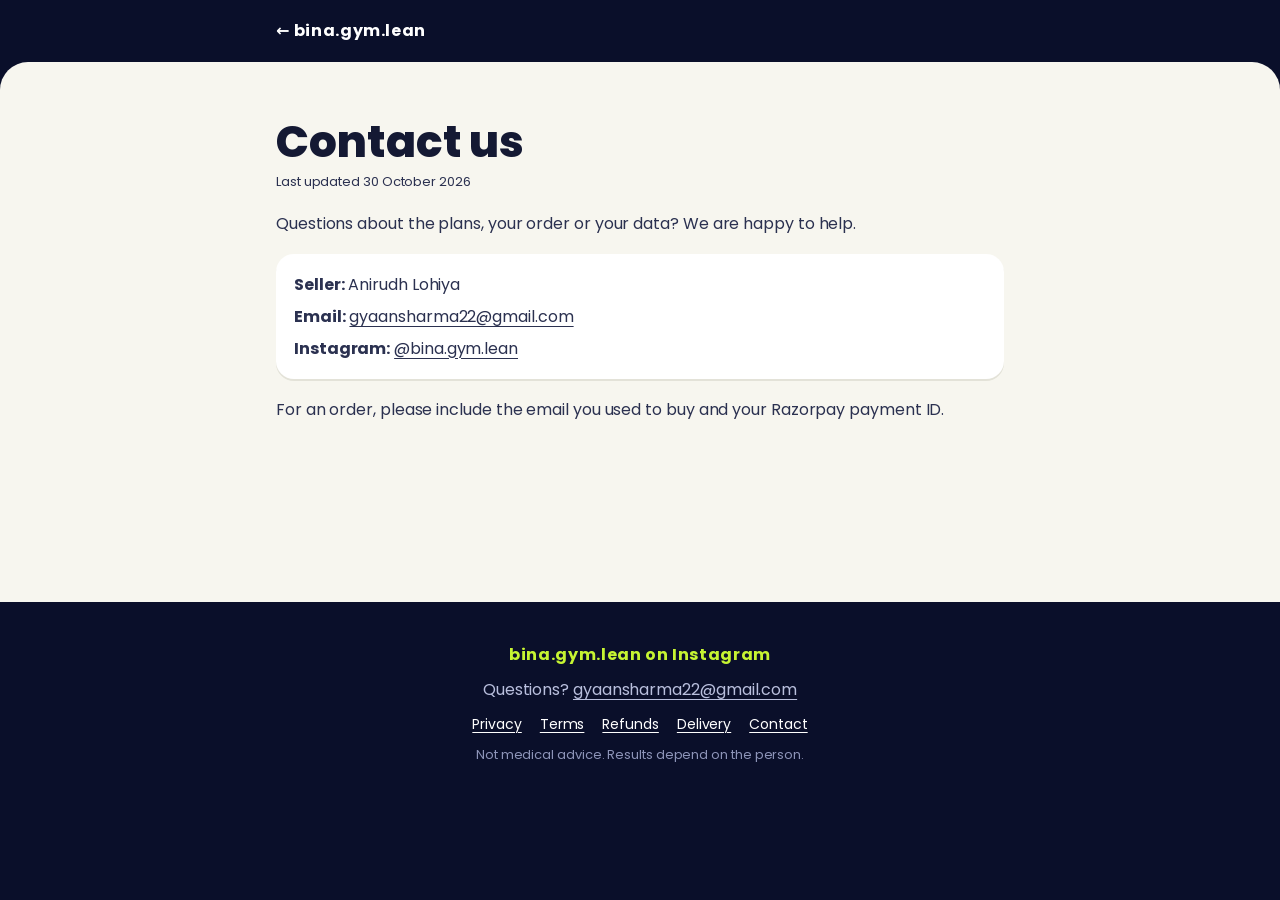
<file: contact.html>
<!doctype html>
<html lang="en">
<head>
<meta charset="utf-8">
<meta name="viewport" content="width=device-width, initial-scale=1, viewport-fit=cover">
<title>Contact us · bina.gym.lean</title>
<meta name="description" content="Contact us for bina.gym.lean">
<meta name="theme-color" content="#0a0f2a">
<link rel="icon" href="favicon.svg" type="image/svg+xml">
<link rel="preconnect" href="https://fonts.googleapis.com"><link rel="preconnect" href="https://fonts.gstatic.com" crossorigin>
<link href="https://fonts.googleapis.com/css2?family=Poppins:wght@400;600;700;800&display=swap" rel="stylesheet">
<link rel="stylesheet" href="scrollcraft.css">
<link rel="stylesheet" href="style.css">
</head>
<body class="legal-page">
<header class="legal-top"><div class="wrap narrow"><a class="brand" href="index.html">← bina.gym.lean</a></div></header>
<main class="sec light"><article class="wrap narrow doc">
<h1>Contact us</h1>
<p class="fine">Last updated 30 October 2026</p>
<p>Questions about the plans, your order or your data? We are happy to help.</p>
<div class="contact-card">
<p><b>Seller:</b> Anirudh Lohiya</p>
<p><b>Email:</b> <a href="mailto:gyaansharma22@gmail.com">gyaansharma22@gmail.com</a></p>
<p><b>Instagram:</b> <a href="https://www.instagram.com/bina.gym.lean/">@bina.gym.lean</a></p>
</div>
<p>For an order, please include the email you used to buy and your Razorpay payment ID.</p>
</article></main>
<footer class="foot">
  <div class="wrap">
    <a class="brand" href="https://www.instagram.com/bina.gym.lean/">bina.gym.lean on Instagram</a>
    <p>Questions? <a href="mailto:gyaansharma22@gmail.com">gyaansharma22@gmail.com</a></p>
    <nav class="legal"><a href="privacy.html">Privacy</a><a href="terms.html">Terms</a><a href="refund.html">Refunds</a><a href="delivery.html">Delivery</a><a href="contact.html">Contact</a></nav>
    <p class="fine">Not medical advice. Results depend on the person.</p>
  </div>
</footer>
</body>
</html>
</file>
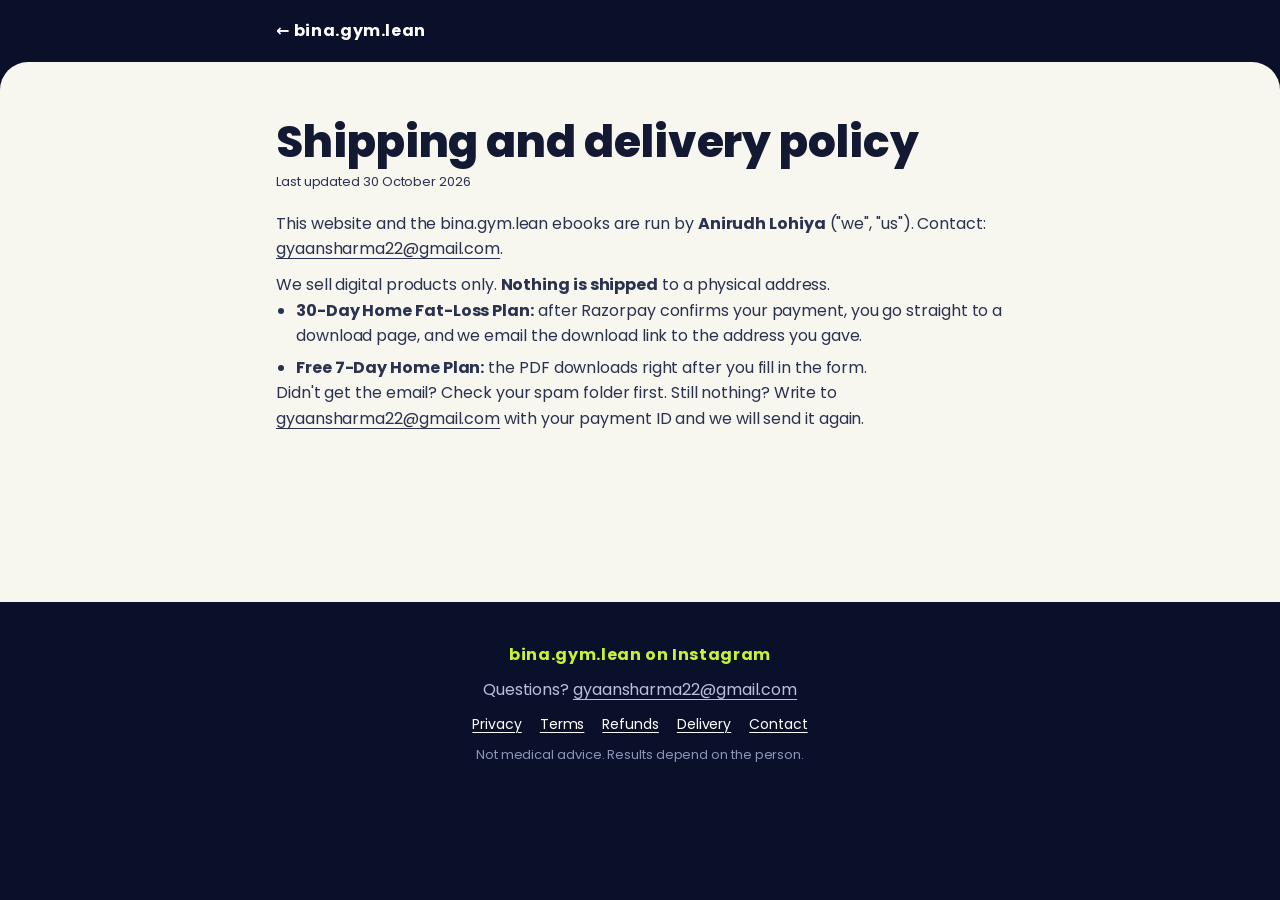
<file: delivery.html>
<!doctype html>
<html lang="en">
<head>
<meta charset="utf-8">
<meta name="viewport" content="width=device-width, initial-scale=1, viewport-fit=cover">
<title>Shipping and delivery policy · bina.gym.lean</title>
<meta name="description" content="Shipping and delivery policy for bina.gym.lean">
<meta name="theme-color" content="#0a0f2a">
<link rel="icon" href="favicon.svg" type="image/svg+xml">
<link rel="preconnect" href="https://fonts.googleapis.com"><link rel="preconnect" href="https://fonts.gstatic.com" crossorigin>
<link href="https://fonts.googleapis.com/css2?family=Poppins:wght@400;600;700;800&display=swap" rel="stylesheet">
<link rel="stylesheet" href="scrollcraft.css">
<link rel="stylesheet" href="style.css">
</head>
<body class="legal-page">
<header class="legal-top"><div class="wrap narrow"><a class="brand" href="index.html">← bina.gym.lean</a></div></header>
<main class="sec light"><article class="wrap narrow doc">
<h1>Shipping and delivery policy</h1>
<p class="fine">Last updated 30 October 2026</p>
<p>This website and the bina.gym.lean ebooks are run by <b>Anirudh Lohiya</b> ("we", "us"). Contact: <a href="mailto:gyaansharma22@gmail.com">gyaansharma22@gmail.com</a>.</p>
<p>We sell digital products only. <b>Nothing is shipped</b> to a physical address.</p>
<ul>
<li><b>30-Day Home Fat-Loss Plan:</b> after Razorpay confirms your payment, you go straight to a download page, and we email the download link to the address you gave.</li>
<li><b>Free 7-Day Home Plan:</b> the PDF downloads right after you fill in the form.</li>
</ul>
<p>Didn't get the email? Check your spam folder first. Still nothing? Write to <a href="mailto:gyaansharma22@gmail.com">gyaansharma22@gmail.com</a> with your payment ID and we will send it again.</p>
</article></main>
<footer class="foot">
  <div class="wrap">
    <a class="brand" href="https://www.instagram.com/bina.gym.lean/">bina.gym.lean on Instagram</a>
    <p>Questions? <a href="mailto:gyaansharma22@gmail.com">gyaansharma22@gmail.com</a></p>
    <nav class="legal"><a href="privacy.html">Privacy</a><a href="terms.html">Terms</a><a href="refund.html">Refunds</a><a href="delivery.html">Delivery</a><a href="contact.html">Contact</a></nav>
    <p class="fine">Not medical advice. Results depend on the person.</p>
  </div>
</footer>
</body>
</html>
</file>
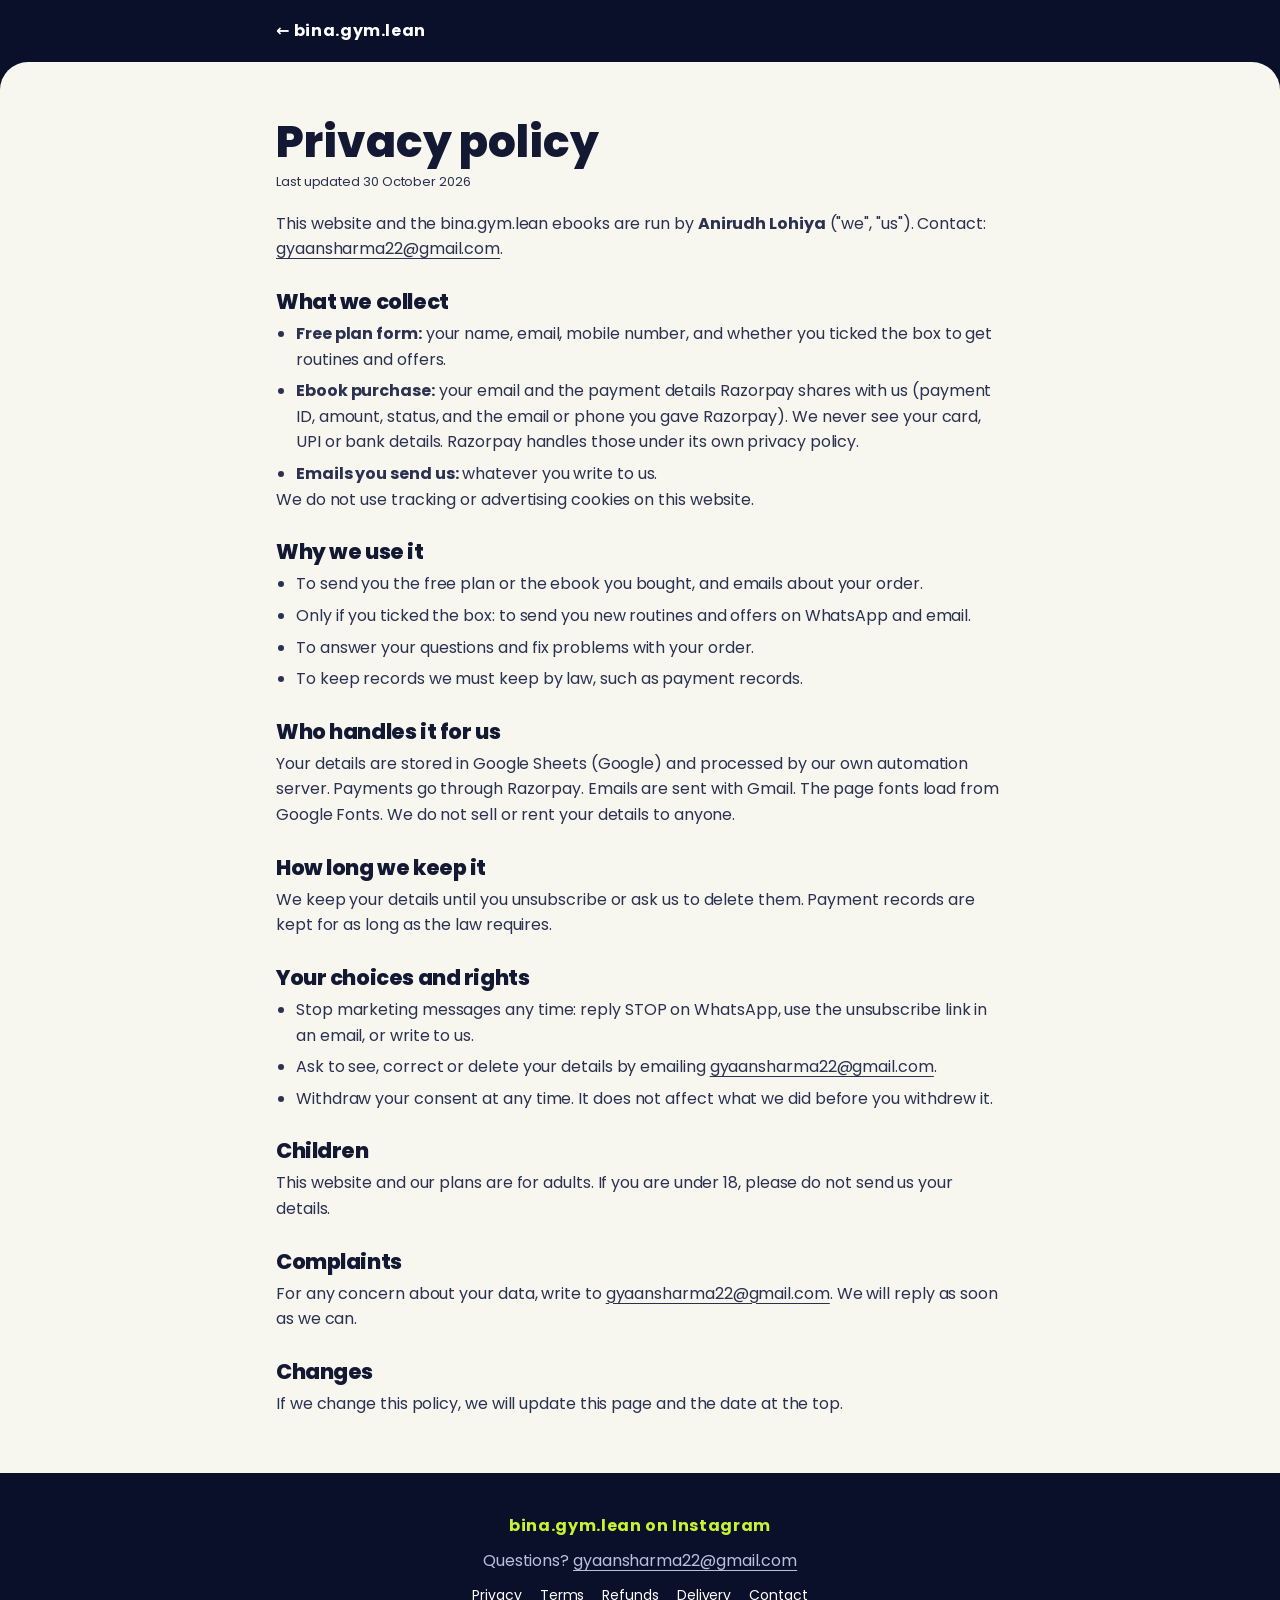
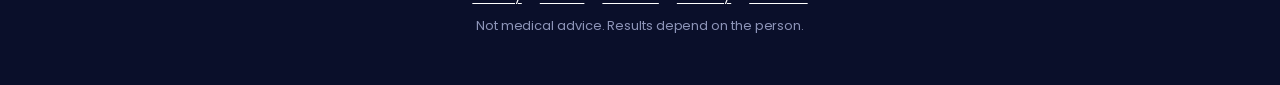
<file: privacy.html>
<!doctype html>
<html lang="en">
<head>
<meta charset="utf-8">
<meta name="viewport" content="width=device-width, initial-scale=1, viewport-fit=cover">
<title>Privacy policy · bina.gym.lean</title>
<meta name="description" content="Privacy policy for bina.gym.lean">
<meta name="theme-color" content="#0a0f2a">
<link rel="icon" href="favicon.svg" type="image/svg+xml">
<link rel="preconnect" href="https://fonts.googleapis.com"><link rel="preconnect" href="https://fonts.gstatic.com" crossorigin>
<link href="https://fonts.googleapis.com/css2?family=Poppins:wght@400;600;700;800&display=swap" rel="stylesheet">
<link rel="stylesheet" href="scrollcraft.css">
<link rel="stylesheet" href="style.css">
</head>
<body class="legal-page">
<header class="legal-top"><div class="wrap narrow"><a class="brand" href="index.html">← bina.gym.lean</a></div></header>
<main class="sec light"><article class="wrap narrow doc">
<h1>Privacy policy</h1>
<p class="fine">Last updated 30 October 2026</p>
<p>This website and the bina.gym.lean ebooks are run by <b>Anirudh Lohiya</b> ("we", "us"). Contact: <a href="mailto:gyaansharma22@gmail.com">gyaansharma22@gmail.com</a>.</p>
<h2>What we collect</h2>
<ul>
<li><b>Free plan form:</b> your name, email, mobile number, and whether you ticked the box to get routines and offers.</li>
<li><b>Ebook purchase:</b> your email and the payment details Razorpay shares with us (payment ID, amount, status, and the email or phone you gave Razorpay). We never see your card, UPI or bank details. Razorpay handles those under its own privacy policy.</li>
<li><b>Emails you send us:</b> whatever you write to us.</li>
</ul>
<p>We do not use tracking or advertising cookies on this website.</p>
<h2>Why we use it</h2>
<ul>
<li>To send you the free plan or the ebook you bought, and emails about your order.</li>
<li>Only if you ticked the box: to send you new routines and offers on WhatsApp and email.</li>
<li>To answer your questions and fix problems with your order.</li>
<li>To keep records we must keep by law, such as payment records.</li>
</ul>
<h2>Who handles it for us</h2>
<p>Your details are stored in Google Sheets (Google) and processed by our own automation server. Payments go through Razorpay. Emails are sent with Gmail. The page fonts load from Google Fonts. We do not sell or rent your details to anyone.</p>
<h2>How long we keep it</h2>
<p>We keep your details until you unsubscribe or ask us to delete them. Payment records are kept for as long as the law requires.</p>
<h2>Your choices and rights</h2>
<ul>
<li>Stop marketing messages any time: reply STOP on WhatsApp, use the unsubscribe link in an email, or write to us.</li>
<li>Ask to see, correct or delete your details by emailing <a href="mailto:gyaansharma22@gmail.com">gyaansharma22@gmail.com</a>.</li>
<li>Withdraw your consent at any time. It does not affect what we did before you withdrew it.</li>
</ul>
<h2>Children</h2>
<p>This website and our plans are for adults. If you are under 18, please do not send us your details.</p>
<h2>Complaints</h2>
<p>For any concern about your data, write to <a href="mailto:gyaansharma22@gmail.com">gyaansharma22@gmail.com</a>. We will reply as soon as we can.</p>
<h2>Changes</h2>
<p>If we change this policy, we will update this page and the date at the top.</p>
</article></main>
<footer class="foot">
  <div class="wrap">
    <a class="brand" href="https://www.instagram.com/bina.gym.lean/">bina.gym.lean on Instagram</a>
    <p>Questions? <a href="mailto:gyaansharma22@gmail.com">gyaansharma22@gmail.com</a></p>
    <nav class="legal"><a href="privacy.html">Privacy</a><a href="terms.html">Terms</a><a href="refund.html">Refunds</a><a href="delivery.html">Delivery</a><a href="contact.html">Contact</a></nav>
    <p class="fine">Not medical advice. Results depend on the person.</p>
  </div>
</footer>
</body>
</html>
</file>
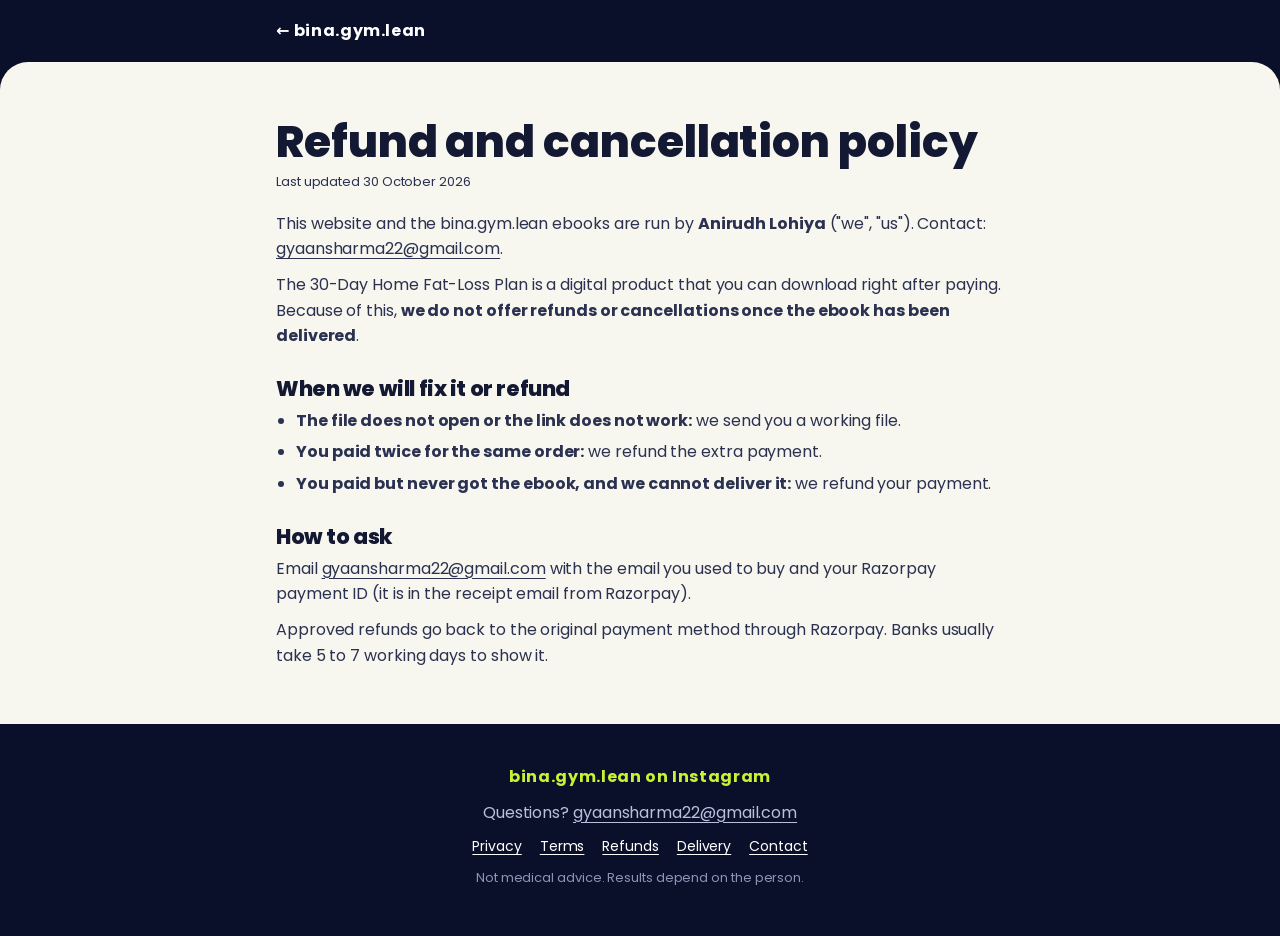
<file: refund.html>
<!doctype html>
<html lang="en">
<head>
<meta charset="utf-8">
<meta name="viewport" content="width=device-width, initial-scale=1, viewport-fit=cover">
<title>Refund and cancellation policy · bina.gym.lean</title>
<meta name="description" content="Refund and cancellation policy for bina.gym.lean">
<meta name="theme-color" content="#0a0f2a">
<link rel="icon" href="favicon.svg" type="image/svg+xml">
<link rel="preconnect" href="https://fonts.googleapis.com"><link rel="preconnect" href="https://fonts.gstatic.com" crossorigin>
<link href="https://fonts.googleapis.com/css2?family=Poppins:wght@400;600;700;800&display=swap" rel="stylesheet">
<link rel="stylesheet" href="scrollcraft.css">
<link rel="stylesheet" href="style.css">
</head>
<body class="legal-page">
<header class="legal-top"><div class="wrap narrow"><a class="brand" href="index.html">← bina.gym.lean</a></div></header>
<main class="sec light"><article class="wrap narrow doc">
<h1>Refund and cancellation policy</h1>
<p class="fine">Last updated 30 October 2026</p>
<p>This website and the bina.gym.lean ebooks are run by <b>Anirudh Lohiya</b> ("we", "us"). Contact: <a href="mailto:gyaansharma22@gmail.com">gyaansharma22@gmail.com</a>.</p>
<p>The 30-Day Home Fat-Loss Plan is a digital product that you can download right after paying. Because of this, <b>we do not offer refunds or cancellations once the ebook has been delivered</b>.</p>
<h2>When we will fix it or refund</h2>
<ul>
<li><b>The file does not open or the link does not work:</b> we send you a working file.</li>
<li><b>You paid twice for the same order:</b> we refund the extra payment.</li>
<li><b>You paid but never got the ebook, and we cannot deliver it:</b> we refund your payment.</li>
</ul>
<h2>How to ask</h2>
<p>Email <a href="mailto:gyaansharma22@gmail.com">gyaansharma22@gmail.com</a> with the email you used to buy and your Razorpay payment ID (it is in the receipt email from Razorpay).</p>
<p>Approved refunds go back to the original payment method through Razorpay. Banks usually take 5 to 7 working days to show it.</p>
</article></main>
<footer class="foot">
  <div class="wrap">
    <a class="brand" href="https://www.instagram.com/bina.gym.lean/">bina.gym.lean on Instagram</a>
    <p>Questions? <a href="mailto:gyaansharma22@gmail.com">gyaansharma22@gmail.com</a></p>
    <nav class="legal"><a href="privacy.html">Privacy</a><a href="terms.html">Terms</a><a href="refund.html">Refunds</a><a href="delivery.html">Delivery</a><a href="contact.html">Contact</a></nav>
    <p class="fine">Not medical advice. Results depend on the person.</p>
  </div>
</footer>
</body>
</html>
</file>
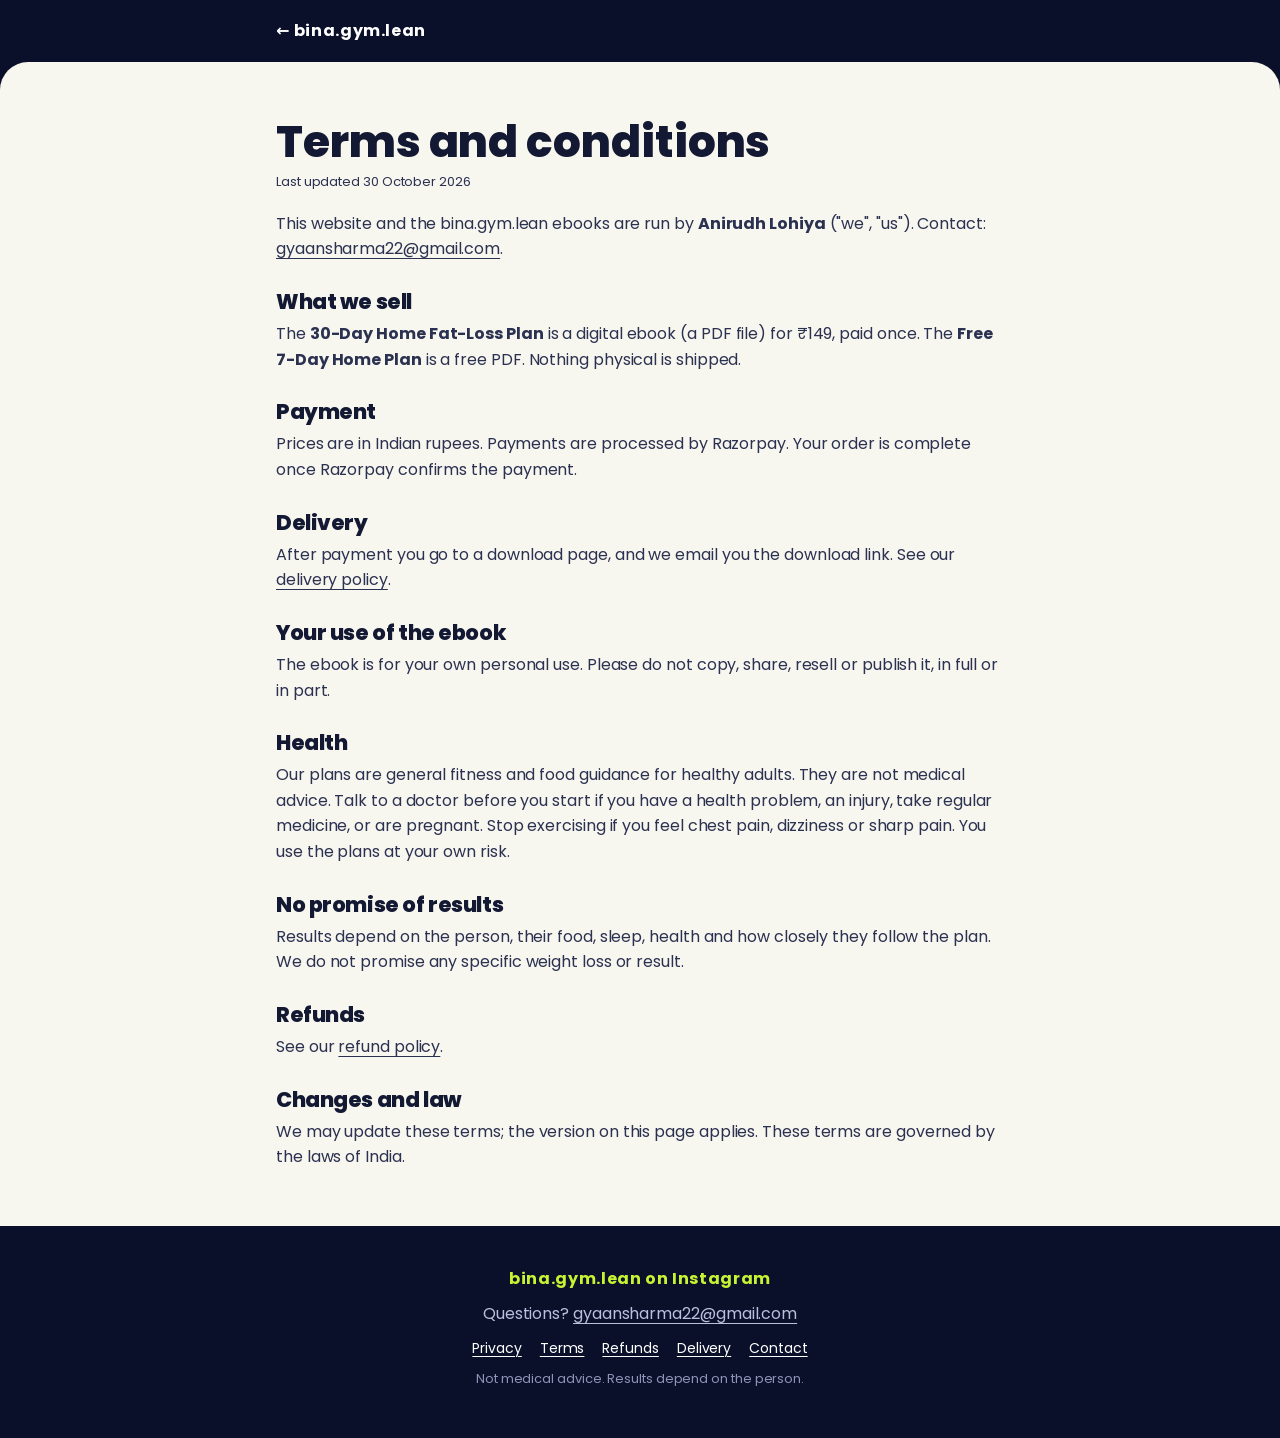
<file: terms.html>
<!doctype html>
<html lang="en">
<head>
<meta charset="utf-8">
<meta name="viewport" content="width=device-width, initial-scale=1, viewport-fit=cover">
<title>Terms and conditions · bina.gym.lean</title>
<meta name="description" content="Terms and conditions for bina.gym.lean">
<meta name="theme-color" content="#0a0f2a">
<link rel="icon" href="favicon.svg" type="image/svg+xml">
<link rel="preconnect" href="https://fonts.googleapis.com"><link rel="preconnect" href="https://fonts.gstatic.com" crossorigin>
<link href="https://fonts.googleapis.com/css2?family=Poppins:wght@400;600;700;800&display=swap" rel="stylesheet">
<link rel="stylesheet" href="scrollcraft.css">
<link rel="stylesheet" href="style.css">
</head>
<body class="legal-page">
<header class="legal-top"><div class="wrap narrow"><a class="brand" href="index.html">← bina.gym.lean</a></div></header>
<main class="sec light"><article class="wrap narrow doc">
<h1>Terms and conditions</h1>
<p class="fine">Last updated 30 October 2026</p>
<p>This website and the bina.gym.lean ebooks are run by <b>Anirudh Lohiya</b> ("we", "us"). Contact: <a href="mailto:gyaansharma22@gmail.com">gyaansharma22@gmail.com</a>.</p>
<h2>What we sell</h2>
<p>The <b>30-Day Home Fat-Loss Plan</b> is a digital ebook (a PDF file) for ₹149, paid once. The <b>Free 7-Day Home Plan</b> is a free PDF. Nothing physical is shipped.</p>
<h2>Payment</h2>
<p>Prices are in Indian rupees. Payments are processed by Razorpay. Your order is complete once Razorpay confirms the payment.</p>
<h2>Delivery</h2>
<p>After payment you go to a download page, and we email you the download link. See our <a href="delivery.html">delivery policy</a>.</p>
<h2>Your use of the ebook</h2>
<p>The ebook is for your own personal use. Please do not copy, share, resell or publish it, in full or in part.</p>
<h2>Health</h2>
<p>Our plans are general fitness and food guidance for healthy adults. They are not medical advice. Talk to a doctor before you start if you have a health problem, an injury, take regular medicine, or are pregnant. Stop exercising if you feel chest pain, dizziness or sharp pain. You use the plans at your own risk.</p>
<h2>No promise of results</h2>
<p>Results depend on the person, their food, sleep, health and how closely they follow the plan. We do not promise any specific weight loss or result.</p>
<h2>Refunds</h2>
<p>See our <a href="refund.html">refund policy</a>.</p>
<h2>Changes and law</h2>
<p>We may update these terms; the version on this page applies. These terms are governed by the laws of India.</p>
</article></main>
<footer class="foot">
  <div class="wrap">
    <a class="brand" href="https://www.instagram.com/bina.gym.lean/">bina.gym.lean on Instagram</a>
    <p>Questions? <a href="mailto:gyaansharma22@gmail.com">gyaansharma22@gmail.com</a></p>
    <nav class="legal"><a href="privacy.html">Privacy</a><a href="terms.html">Terms</a><a href="refund.html">Refunds</a><a href="delivery.html">Delivery</a><a href="contact.html">Contact</a></nav>
    <p class="fine">Not medical advice. Results depend on the person.</p>
  </div>
</footer>
</body>
</html>
</file>
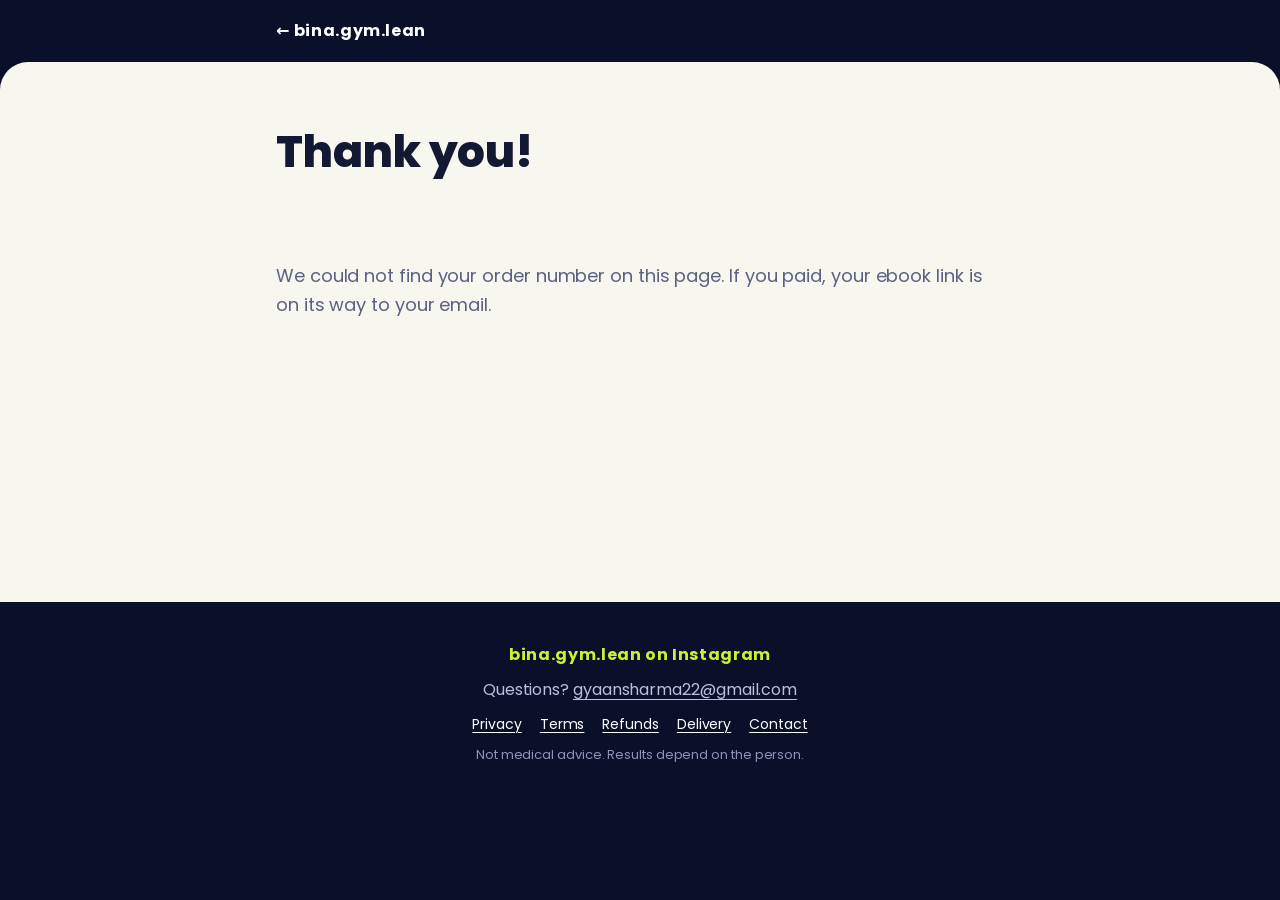
<file: thanks.html>
<!doctype html>
<html lang="en">
<head>
<meta charset="utf-8">
<meta name="viewport" content="width=device-width, initial-scale=1, viewport-fit=cover">
<title>Thank you · bina.gym.lean</title>
<meta name="description" content="Your 30-Day Home Fat-Loss Plan">
<meta name="theme-color" content="#0a0f2a">
<link rel="icon" href="favicon.svg" type="image/svg+xml">
<link rel="preconnect" href="https://fonts.googleapis.com"><link rel="preconnect" href="https://fonts.gstatic.com" crossorigin>
<link href="https://fonts.googleapis.com/css2?family=Poppins:wght@400;600;700;800&display=swap" rel="stylesheet">
<link rel="stylesheet" href="scrollcraft.css">
<link rel="stylesheet" href="style.css">
</head>
<body class="legal-page">
<header class="legal-top"><div class="wrap narrow"><a class="brand" href="index.html">← bina.gym.lean</a></div></header>
<main class="sec light"><div class="wrap narrow thanks" id="thanks" data-url="https://n8n.snbajaj.com/webhook/bina-gym-lean-order-status">
  <h1 id="t-title">Checking your payment...</h1>
  <p class="lead" id="t-text">This takes a few seconds. Please keep this page open.</p>
  <a class="btn lime" id="t-download" href="#" hidden>Download your ebook (PDF)</a>
  <p class="fine" id="t-note"></p>
</div></main>
<footer class="foot">
  <div class="wrap">
    <a class="brand" href="https://www.instagram.com/bina.gym.lean/">bina.gym.lean on Instagram</a>
    <p>Questions? <a href="mailto:gyaansharma22@gmail.com">gyaansharma22@gmail.com</a></p>
    <nav class="legal"><a href="privacy.html">Privacy</a><a href="terms.html">Terms</a><a href="refund.html">Refunds</a><a href="delivery.html">Delivery</a><a href="contact.html">Contact</a></nav>
    <p class="fine">Not medical advice. Results depend on the person.</p>
  </div>
</footer>
<script src="thanks.js"></script>
</body>
</html>
</file>
<file: scrollcraft.css>
/* ============================================================================
   scrollcraft.css: the taste floor
   ----------------------------------------------------------------------------
   Two layers, and the split matters:

     TOKENS   what you override per brand. Colour roles, the type ramp, the
              spacing scale, elevation, motion. A brand is ~12 values.
     DEVICES  what the engine drives. Do not restyle these to taste; they are
              the mechanism. Style your own markup instead.

   Nothing here draws a "component". There are no card, badge, or pill classes,
   because a stylesheet that ships those is how every page built on it ends up
   with the same shapes. You get a floor and a vocabulary; the composition is
   yours.
   ========================================================================== */

/* ---------------------------------------------------------------- tokens -- */
:root {
  /* --- colour roles. Override these six and the page is rebranded. -------- */
  --sc-canvas:      #08090b;   /* the page ground. Drift interpolates this.   */
  --sc-surface:     #101217;   /* anything raised off the ground             */
  --sc-ink:         #f4f2ef;   /* primary text                               */
  --sc-ink-soft:    #9a9ba1;   /* secondary text. Tinted, never flat gray.   */
  --sc-accent:      #d8ff3e;   /* ONE accent. It owns a region, not confetti. */
  --sc-accent-ink:  #08090b;   /* text that sits on the accent               */

  --sc-hairline:    color-mix(in oklab, var(--sc-ink) 12%, transparent);
  --sc-hairline-strong: color-mix(in oklab, var(--sc-ink) 22%, transparent);

  /* --- type. Two families max. Display carries voice, text carries prose. - */
  --sc-font-display: "Instrument Sans", "Geist", system-ui, sans-serif;
  --sc-font-text:    "Geist", system-ui, sans-serif;
  --sc-font-mono:    "Geist Mono", ui-monospace, monospace;

  /* Fluid ramp. Tracking tightens as size grows because a face set at 6rem
     with 0 tracking reads loose; this is optical correction, not decoration. */
  --sc-t-xs:   clamp(0.75rem, 0.72rem + 0.15vw, 0.82rem);
  --sc-t-sm:   clamp(0.875rem, 0.84rem + 0.18vw, 0.95rem);
  --sc-t-base: clamp(1rem, 0.96rem + 0.22vw, 1.125rem);
  --sc-t-lg:   clamp(1.2rem, 1.1rem + 0.5vw, 1.5rem);
  --sc-t-xl:   clamp(1.6rem, 1.35rem + 1.2vw, 2.25rem);
  --sc-t-2xl:  clamp(2.1rem, 1.6rem + 2.4vw, 3.4rem);
  --sc-t-3xl:  clamp(2.8rem, 1.9rem + 4.2vw, 5rem);
  --sc-t-4xl:  clamp(3.4rem, 1.9rem + 6.6vw, 7.5rem);

  --sc-track-tight:  -0.035em;
  --sc-track-snug:   -0.02em;
  --sc-track-normal: -0.005em;
  --sc-track-wide:    0.08em;

  --sc-leading-none: 0.94;
  --sc-leading-tight: 1.06;
  --sc-leading-body: 1.62;

  --sc-measure: 62ch;

  /* --- space. 4px base: the useful middle steps an 8-only scale misses. --- */
  --sc-1: 0.25rem;  --sc-2: 0.5rem;   --sc-3: 0.75rem;  --sc-4: 1rem;
  --sc-5: 1.5rem;   --sc-6: 2rem;     --sc-7: 3rem;     --sc-8: 4rem;
  --sc-9: 6rem;     --sc-10: 8rem;    --sc-11: 12rem;

  /* Section rhythm is fluid so a phone doesn't inherit desktop air. */
  --sc-section: clamp(4.5rem, 9vw, 11rem);
  --sc-gutter:  clamp(1.25rem, 5vw, 5.5rem);
  --sc-maxw:    82rem;

  /* --- radius. Pick one scale for the page and hold it. ------------------- */
  --sc-r-sm: 6px;  --sc-r-md: 12px;  --sc-r-lg: 20px;  --sc-r-pill: 999px;

  /* --- elevation. Every shadow has an offset AND a soft blur, and is tinted
         to the canvas hue. A zero-offset coloured halo is decoration, not
         depth, so there isn't one here. ---------------------------------- */
  --sc-shadow-color: 220 40% 2%;
  --sc-e1: 0 1px 2px hsl(var(--sc-shadow-color) / 0.28),
           0 2px 6px -1px hsl(var(--sc-shadow-color) / 0.20);
  --sc-e2: 0 2px 4px hsl(var(--sc-shadow-color) / 0.24),
           0 8px 18px -4px hsl(var(--sc-shadow-color) / 0.30);
  --sc-e3: 0 4px 8px hsl(var(--sc-shadow-color) / 0.22),
           0 18px 40px -8px hsl(var(--sc-shadow-color) / 0.38),
           0 48px 90px -24px hsl(var(--sc-shadow-color) / 0.30);

  /* Edge light: a 1px top highlight sells a raised surface better than any
     amount of blur, because real raised things catch light on their lip. */
  --sc-edge: inset 0 1px 0 color-mix(in oklab, var(--sc-ink) 10%, transparent);

  /* --- motion. Built-in CSS easings are too weak for UI. ------------------ */
  --sc-ease-out:    cubic-bezier(0.23, 1, 0.32, 1);
  --sc-ease-in-out: cubic-bezier(0.77, 0, 0.175, 1);
  --sc-ease-drawer: cubic-bezier(0.32, 0.72, 0, 1);
  --sc-d-fast: 160ms;  --sc-d-base: 240ms;  --sc-d-slow: 420ms;

  --sc-z-stage: 1; --sc-z-copy: 20; --sc-z-chrome: 60;
}

/* --------------------------------------------------------------- reset -- */
*, *::before, *::after { box-sizing: border-box; }
html { -webkit-text-size-adjust: 100%; scroll-behavior: smooth; }
@media (prefers-reduced-motion: reduce) { html { scroll-behavior: auto; } }

body {
  margin: 0;
  background: var(--sc-canvas);
  color: var(--sc-ink);
  font-family: var(--sc-font-text);
  font-size: var(--sc-t-base);
  line-height: var(--sc-leading-body);
  letter-spacing: var(--sc-track-normal);
  -webkit-font-smoothing: antialiased;
  text-rendering: optimizeLegibility;
  font-synthesis-weight: none;
  overflow-x: clip;
}
img, video, canvas, svg { display: block; max-width: 100%; }
button, input, select, textarea { font: inherit; color: inherit; }

/* ------------------------------------------------- the browser surfaces --
   The parts you did not draw still carry the design. Selection, caret, focus
   ring, scrollbar and tabular numerals all ship with defaults that belong to no
   design system. Theming them is the cheapest signal that a page was built
   rather than assembled, and it is the step that gets skipped most reliably. */
::selection { background: var(--sc-accent); color: var(--sc-accent-ink); }
:root { caret-color: var(--sc-accent); accent-color: var(--sc-accent); }
:focus-visible {
  outline: 2px solid var(--sc-accent);
  outline-offset: 3px;
  border-radius: var(--sc-r-sm);
}
:where(a) { color: inherit; text-decoration-thickness: 1px; text-underline-offset: 0.22em; }
@supports (scrollbar-color: auto) {
  html { scrollbar-color: color-mix(in oklab, var(--sc-ink) 26%, transparent) transparent; scrollbar-width: thin; }
}
:where(table, .sc-nums, [data-sc-count]) { font-variant-numeric: tabular-nums; }

/* ----------------------------------------------------------- typography -- */
.sc-display {
  font-family: var(--sc-font-display);
  font-weight: 500;
  line-height: var(--sc-leading-none);
  letter-spacing: var(--sc-track-tight);
  text-wrap: balance;
  margin: 0;
}
.sc-display--xl { font-size: var(--sc-t-4xl); }
.sc-display--lg { font-size: var(--sc-t-3xl); }
.sc-display--md { font-size: var(--sc-t-2xl); letter-spacing: var(--sc-track-snug); }
.sc-lede {
  font-size: var(--sc-t-lg);
  line-height: 1.44;
  letter-spacing: var(--sc-track-snug);
  color: var(--sc-ink);
  max-width: 46ch;
  text-wrap: pretty;
  margin: 0;
}
.sc-body { max-width: var(--sc-measure); color: var(--sc-ink-soft); text-wrap: pretty; margin: 0; }
.sc-label {
  font-family: var(--sc-font-mono);
  font-size: var(--sc-t-xs);
  letter-spacing: var(--sc-track-wide);
  text-transform: uppercase;
  color: var(--sc-ink-soft);
}

/* ---------------------------------------------------------------- layout -- */
.sc-wrap { width: 100%; max-width: var(--sc-maxw); margin-inline: auto; padding-inline: var(--sc-gutter); }
.sc-section { padding-block: var(--sc-section); }
/* More space above a heading than below it: the gap belongs to the boundary,
   not to the pair. */
.sc-stack > * + * { margin-top: var(--sc-4); }
.sc-stack > :is(h1,h2,h3) { margin-top: var(--sc-7); }
.sc-stack > :is(h1,h2,h3):first-child { margin-top: 0; }
.sc-rule { height: 1px; border: 0; background: var(--sc-hairline); margin: 0; }

/* =============================================================== DEVICES ==
   Driven by the engine. Restyle your own markup, not these.                */

.sc-act--pinned { position: relative; }
.sc-stage {
  position: sticky; top: 0;
  height: 100vh; height: 100svh;
  overflow: clip;
  z-index: var(--sc-z-stage);
}

/* scrub / sequence media */
.sc-stage :is(video[data-sc-scrub], canvas[data-sc-sequence], .sc-stage__poster) {
  position: absolute; inset: 0;
  width: 100%; height: 100%;
  object-fit: cover;
}
video[data-sc-scrub] { opacity: 0; transition: opacity 380ms var(--sc-ease-out); }
.sc-has-clip video[data-sc-scrub] { opacity: 1; }
/* The poster is a live frame-holder, not a placeholder: it stays up until a
   real video frame has painted, which is what stops the blank-stage flash. */
.sc-stage__poster { z-index: 0; transition: opacity 380ms var(--sc-ease-out); }
.sc-has-clip .sc-stage__poster { opacity: 0; }

/* A scrim only where text sits. A full-frame darkening layer flattens the
   image everywhere to fix contrast in one corner. */
.sc-scrim {
  position: absolute; inset: 0; pointer-events: none; z-index: 1;
  background: linear-gradient(
    var(--sc-scrim-angle, 180deg),
    color-mix(in oklab, var(--sc-canvas) var(--sc-scrim-a, 78%), transparent) 0%,
    color-mix(in oklab, var(--sc-canvas) 30%, transparent) 42%,
    transparent 68%);
}
/* Point the scrim at the copy. A scrim gradient that darkens the top while the
   copy sits at the bottom fixes contrast nowhere and flattens the image
   everywhere, which is the most common way text-over-video goes wrong. */
.sc-scrim--bottom { --sc-scrim-angle: 0deg; }
.sc-scrim--left   { --sc-scrim-angle: 90deg; }
.sc-scrim--right  { --sc-scrim-angle: 270deg; }

/* Corner scrims, for copy anchored to a corner. An edge gradient has to darken
   a whole band across the frame to cover one corner; a corner gradient puts the
   density where the text is and leaves the rest of the image alone. Pair with
   .sc-copy--lead / .sc-copy--trail. */
.sc-scrim--lead {
  background: linear-gradient(to top right,
    color-mix(in oklab, var(--sc-canvas) 94%, transparent) 0%,
    color-mix(in oklab, var(--sc-canvas) 72%, transparent) 30%,
    color-mix(in oklab, var(--sc-canvas) 30%, transparent) 52%,
    transparent 72%);
}
.sc-scrim--trail {
  background: linear-gradient(to top left,
    color-mix(in oklab, var(--sc-canvas) 94%, transparent) 0%,
    color-mix(in oklab, var(--sc-canvas) 72%, transparent) 30%,
    color-mix(in oklab, var(--sc-canvas) 30%, transparent) 52%,
    transparent 72%);
}
/* A band across the bottom, for copy that spans the full width of the frame.
   That is what both corner anchors become below 860px, and it is also the right
   shape whenever the copy block is wider than a corner. */
.sc-scrim--band {
  background: linear-gradient(to top,
    color-mix(in oklab, var(--sc-canvas) 94%, transparent) 0%,
    color-mix(in oklab, var(--sc-canvas) 74%, transparent) 22%,
    color-mix(in oklab, var(--sc-canvas) 30%, transparent) 42%,
    transparent 58%);
}
.sc-scrim--vignette {
  background: radial-gradient(120% 90% at 50% 45%, transparent 40%,
              color-mix(in oklab, var(--sc-canvas) 70%, transparent) 100%);
}

/* copy over a stage.
   max-width is in rem, never ch. A `ch` on this container resolves against the
   CONTAINER's font-size (body size), not the display size of the heading inside
   it, so `max-width: 20ch` here silently produces a ~180px column and wraps a
   hero headline to six lines. Set a ch measure on the text element itself. */
.sc-copy {
  position: absolute; z-index: var(--sc-z-copy);
  inset-inline: var(--sc-gutter);
  max-width: min(46rem, 76vw);
  will-change: opacity, transform;
}
.sc-copy--lead   { left: var(--sc-gutter); bottom: clamp(3rem, 12vh, 9rem); }
/* inset-inline FIRST. It is the shorthand for left+right, so declaring it after
   `left: 50%` resets left to auto and the block drifts off the left edge. */
.sc-copy--center { inset-inline: auto; left: 50%; top: 50%; translate: -50% -50%; text-align: center; }
.sc-copy--trail  { inset-inline: auto; right: var(--sc-gutter); bottom: clamp(3rem, 12vh, 9rem); text-align: right; }

/* cue defaults: the engine writes opacity/transform inline, these are the
   pre-paint state so nothing flashes before the first read() */
[data-sc-cue] { opacity: 0; will-change: opacity, transform; }
.sc-ready [data-sc-cue] { transition: none; }

/* kinetic split */
.sc-split { display: inline-block; overflow: hidden; vertical-align: top; }
/* Descenders live below the baseline; a line mask clipped to the line box eats
   the tails off g, y, p, j. The padding buys them room back. */
.sc-split--line { display: block; padding-bottom: 0.14em; margin-bottom: -0.14em; }
.sc-split__i { display: inline-block; will-change: transform, opacity; }
.sc-is-split { opacity: 1 !important; }

/* horizontal rail */
[data-sc-pan] { display: flex; will-change: transform; }

/* reveal + parallax */
[data-sc-reveal] { will-change: clip-path; }
[data-sc-parallax] { will-change: transform; }

/* flow reveal (fires once) */
[data-sc-in], [data-sc-stagger] > * {
  opacity: 0;
  transform: translate3d(0, 14px, 0);
  transition: opacity 620ms var(--sc-ease-out), transform 620ms var(--sc-ease-out);
}
[data-sc-in].sc-in, [data-sc-stagger] > .sc-in { opacity: 1; transform: none; }

/* pointer devices */
[data-sc-tilt] { transform-style: preserve-3d; will-change: transform; }
[data-sc-magnet] { will-change: transform; }
/* isolation always; position only if nothing more specific already set it.
   Written with :where() (zero specificity) on purpose: a plain `position:
   relative` here has the same weight as `.sc-stage` and, being later in the
   file, silently wins. A stage carrying both attributes then stops being
   sticky and the whole act scrolls away instead of pinning. */
[data-sc-spotlight] { isolation: isolate; }
:where([data-sc-spotlight]) { position: relative; }
[data-sc-spotlight]::after {
  content: ""; position: absolute; inset: 0; pointer-events: none; z-index: 2;
  background: radial-gradient(
    28rem 28rem at calc(var(--sc-mx, 0.5) * 100%) calc(var(--sc-my, 0.5) * 100%),
    color-mix(in oklab, var(--sc-accent) 16%, transparent), transparent 70%);
  opacity: 0; transition: opacity var(--sc-d-slow) var(--sc-ease-out);
}
[data-sc-spotlight]:hover::after { opacity: 1; }

/* =========================================================== WORLDFLIGHT ==
   One fixed stage for the whole page. The only thing in document flow is the
   spacer, and it is empty. If you find yourself adding a section here, you want
   act mode instead: the moment a real block scrolls past the fixed stage, the
   page has a seam again and the whole point is gone.                        */

[data-sc-mode="worldflight"] { position: relative; }

.sc-world {
  position: fixed; inset: 0;
  overflow: clip;
  z-index: var(--sc-z-stage);
  background: var(--sc-canvas);
}

/* Every leg is mounted for the life of the page and stacked in the same box.
   The engine owns opacity, visibility and z-index here; do not set them. */
.sc-world__seg {
  position: absolute; inset: 0;
  opacity: 0;
  will-change: opacity;
}
.sc-world__seg > :is(video, img, canvas) {
  position: absolute; inset: 0;
  width: 100%; height: 100%;
  object-fit: cover;
}
/* The poster is the frame-holder AND the first camera move: the engine pushes
   it in slowly until a real decoded frame is available to replace it. */
.sc-world__poster {
  z-index: 0;
  transform-origin: 50% 50%;
  transition: opacity 420ms var(--sc-ease-out);
}
.sc-world__seg > video { z-index: 1; }
.sc-world__seg.sc-has-clip .sc-world__poster { opacity: 0; }
/* The act stylesheet lights a clip through its ancestor act. A worldflight leg
   has no act, so match the class the engine also writes on the clip itself. */
video[data-sc-scrub].sc-has-clip { opacity: 1; }

/* The copy layer is fixed too, and inert by default: the engine hands
   pointer-events back to a block only while it is actually legible. */
.sc-world__copy {
  position: fixed; inset: 0;
  z-index: var(--sc-z-copy);
  pointer-events: none;
}
.sc-world__scrim { position: absolute; inset: 0; pointer-events: none; z-index: 0; }
[data-sc-copy] {
  opacity: 0;
  pointer-events: none;
  will-change: opacity, transform;
}
.sc-ready [data-sc-copy] { transition: none; }

/* The track. Empty on purpose. */
.sc-world__spacer { pointer-events: none; }

/* scroll progress */
[data-sc-progress] {
  position: fixed; inset: 0 0 auto 0; height: 2px; z-index: var(--sc-z-chrome);
  background: var(--sc-accent); transform-origin: 0 50%; transform: scaleX(0);
  will-change: transform;
}

/* ----------------------------------------------------------- atmosphere --
   Depth is not only shadow. Grain keeps a flat dark ground from banding, and
   it is the difference between "a dark page" and "a lit room". */
.sc-grain { position: fixed; inset: 0; pointer-events: none; z-index: 3; opacity: 0.045; }
.sc-grain::before {
  content: ""; position: absolute; inset: -50%;
  background-image: url("data:image/svg+xml;utf8,<svg xmlns='http://www.w3.org/2000/svg' width='140' height='140'><filter id='n'><feTurbulence type='fractalNoise' baseFrequency='0.85' numOctaves='3'/></filter><rect width='140' height='140' filter='url(%23n)'/></svg>");
}

/* -------------------------------------------------------- reduced motion -- */
@media (prefers-reduced-motion: reduce) {
  /* Fewer and gentler, not zero. Opacity still carries the reveal so the page
     is comprehensible; every position change is dropped. */
  [data-sc-in], [data-sc-stagger] > * { transform: none; transition-duration: 220ms; }
  [data-sc-parallax], [data-sc-pan], .sc-split__i { transform: none !important; }
  /* A wipe is a position change too. Show reveal content settled. */
  [data-sc-reveal] { clip-path: none !important; }
  /* A rail's transform IS its navigation, not decoration. Zeroing it the way
     parallax and kinetic type are zeroed parks the act on its first screenful
     and makes everything past the fold unreachable: a device degrading into
     missing content. Hand the travel back to the reader as an ordinary scroll
     region instead, so the same items are all still gettable without motion.
     A build that would rather re-lay the rail out as a grid can still do that;
     this is the floor, not the ceiling. */
  [data-sc-act="pan"] .sc-stage,
  [data-sc-act="pan"] [data-sc-stage] {
    overflow-x: auto; overflow-y: hidden;
    overscroll-behavior-x: contain;
    scroll-snap-type: x proximity;
  }
  [data-sc-pan] > * { scroll-snap-align: center; }
  [data-sc-spotlight]::after { display: none; }
  /* A worldflight keeps its whole story here. No clip is ever fetched, so the
     posters are the film, and they cross-dissolve through exactly the same
     seams at exactly the same scroll positions. The push-in and the copy drift
     are the only things that go. */
  .sc-world__poster, [data-sc-copy] { transform: none !important; }
}

/* --------------------------------------------------------------- mobile -- */
@media (max-width: 860px) {
  .sc-copy { inset-inline: var(--sc-gutter); max-width: none; }
  .sc-copy--trail { text-align: left; }
  .sc-stage { height: 100svh; }
  /* .sc-copy--trail re-anchors to the left and spans the full width here, so a
     bottom-RIGHT corner gradient darkens the one corner the copy just left and
     guarantees a contrast failure over any bright clip. Point the density at
     the copy: the same band .sc-scrim--band paints. */
  .sc-scrim--trail {
    background: linear-gradient(to top,
      color-mix(in oklab, var(--sc-canvas) 94%, transparent) 0%,
      color-mix(in oklab, var(--sc-canvas) 74%, transparent) 22%,
      color-mix(in oklab, var(--sc-canvas) 30%, transparent) 42%,
      transparent 58%);
  }
}
</file>
<file: style.css>
/* bina.gym.lean landing page. Phone first, reel colours, on top of scrollcraft.css. */
:root {
  --navy: #0a0f2a; --navy2: #1d2244; --navy3: #2a3058; --blue: #2c3fb0; --lime: #c6f432; --red: #ff5a5a; --orange: #ff9f1c;
  --cream: #f7f6ef; --paper: #fff; --ink: #141933; --muted: #5b6183; --soft: #b9bfdd; --line: #e3e2d8;
  --lime-t: #eefac6; --red-t: #ffe6e3;
  /* scroll-craft tokens */
  --sc-canvas: #0a0f2a; --sc-surface: #1d2244; --sc-ink: #ffffff; --sc-ink-soft: #b9bfdd;
  --sc-accent: #c6f432; --sc-accent-ink: #0a0f2a;
  --sc-font-display: "Poppins", system-ui, sans-serif; --sc-font-text: "Poppins", system-ui, sans-serif;
}
* { box-sizing: border-box; }
body { margin: 0; font-family: "Poppins", system-ui, sans-serif; font-size: 16px; line-height: 1.6; color: var(--ink); background: var(--navy); overflow-x: clip; }
h1, h2, h3, h4, p, ol, ul { margin: 0; }
img, svg { display: block; max-width: 100%; }
a { color: inherit; }
.wrap { width: 100%; max-width: 1080px; margin: 0 auto; padding: 0 16px; }
.wrap.narrow { max-width: 760px; }
[data-sc-progress] { background: var(--lime); }

/* Buttons and small parts */
.btn { display: inline-flex; align-items: center; justify-content: center; min-height: 52px; padding: 0 26px; border-radius: 99px; font: 700 16px/1 "Poppins", sans-serif; text-decoration: none; border: 0; cursor: pointer; transition: transform .15s, box-shadow .15s; }
.btn:active { transform: translateY(1px); }
.btn:disabled { opacity: .6; cursor: wait; }
.btn.lime { background: var(--lime); color: var(--navy); box-shadow: 0 4px 0 #7f9e12; }
.btn.lime:hover { transform: translateY(-2px); box-shadow: 0 6px 0 #7f9e12; }
.btn.ghost { color: #fff; border: 2px solid var(--navy3); }
.btn.ghost:hover { border-color: var(--lime); }
.kicker { display: inline-block; font-size: 12px; font-weight: 700; letter-spacing: .14em; text-transform: uppercase; padding: 5px 12px; border-radius: 99px; background: var(--navy); color: var(--lime); }
.moves-act .kicker, .plan-act .kicker { background: var(--lime); color: var(--navy); }
.tag { display: inline-grid; place-items: center; min-width: 30px; height: 26px; padding: 0 9px; border-radius: 7px; font-size: 13px; font-weight: 800; vertical-align: middle; }
.tag.a { background: var(--lime); color: var(--navy); }
.tag.b { background: var(--blue); color: #fff; }
h2 { font-size: clamp(30px, 7vw, 48px); line-height: 1.1; font-weight: 800; letter-spacing: -.02em; margin: 14px 0 10px; }
h2 em { font-style: normal; color: var(--lime); }
.lead { font-size: 18px; color: var(--muted); max-width: 40em; }
.fine { font-size: 13px; color: var(--muted); }

/* Hero: text plus three art planes */
.hero { color: #fff; padding: 24px 0 48px; position: relative; overflow: hidden; }
.hero-in { display: grid; gap: 4px; align-items: center; }
.brand { font-weight: 700; letter-spacing: .04em; text-decoration: none; color: #fff; }
.hero h1 { font-size: clamp(40px, 11vw, 76px); line-height: 1.04; font-weight: 800; letter-spacing: -.03em; margin: 22px 0 16px; }
.hero h1 span { display: block; color: var(--lime); margin-top: .12em; line-height: 1.12; }
.sub { font-size: 18px; color: var(--soft); max-width: 30em; }
.btns { display: flex; flex-wrap: wrap; gap: 12px; margin-top: 24px; }
.btns .btn { flex: 1 1 220px; }
.hero-art { position: relative; height: 230px; order: -1; }
.plane { position: absolute; inset: 0; display: grid; place-items: center; will-change: transform; }
.ring::before { content: ""; width: 196px; height: 196px; border-radius: 50%; background: var(--blue); opacity: .6; box-shadow: 0 0 0 16px var(--navy), 0 0 0 19px var(--navy3); }
.guy-wrap .guy { height: 210px; width: auto; }
.tags span { position: absolute; font-size: 13px; font-weight: 700; padding: 6px 12px; border-radius: 99px; background: var(--lime); color: var(--navy); box-shadow: 0 6px 16px rgba(0,0,0,.35); }
.tags .t1 { left: 4%; top: 18%; rotate: -6deg; }
.tags .t2 { right: 4%; top: 42%; rotate: 5deg; background: var(--orange); }
.tags .t3 { left: 10%; bottom: 6%; rotate: 3deg; background: #fff; }

/* The reel character doing jumping jacks */
.fig-front .leg-l, .fig-front .leg-r, .fig-front .arm-l, .fig-front .arm-r { transform-box: view-box; }
.pose-jacks .leg-l { transform-origin: 85px 255px; transform: rotate(18deg); }
.pose-jacks .leg-r { transform-origin: 115px 255px; transform: rotate(-18deg); }
.pose-jacks .arm-l { transform-origin: 54px 150px; transform: rotate(150deg); }
.pose-jacks .arm-r { transform-origin: 146px 150px; transform: rotate(-150deg); }
@media (prefers-reduced-motion: no-preference) {
  .jumping { animation: hop .9s ease-in-out infinite; }
  .jumping .leg-l { animation: legL .9s ease-in-out infinite; }
  .jumping .leg-r { animation: legR .9s ease-in-out infinite; }
  .jumping .arm-l { animation: armL .9s ease-in-out infinite; }
  .jumping .arm-r { animation: armR .9s ease-in-out infinite; }
  .tags span { animation: bob 3.2s ease-in-out infinite; }
  .tags .t2 { animation-delay: -1.1s; } .tags .t3 { animation-delay: -2.2s; }
}
@keyframes hop { 0%, 100% { transform: translateY(0); } 25%, 75% { transform: translateY(-10px); } 50% { transform: translateY(0); } }
@keyframes legL { 0%, 100% { transform: rotate(18deg); } 50% { transform: rotate(2deg); } }
@keyframes legR { 0%, 100% { transform: rotate(-18deg); } 50% { transform: rotate(-2deg); } }
@keyframes armL { 0%, 100% { transform: rotate(150deg); } 50% { transform: rotate(10deg); } }
@keyframes armR { 0%, 100% { transform: rotate(-150deg); } 50% { transform: rotate(-10deg); } }
@keyframes bob { 0%, 100% { translate: 0 0; } 50% { translate: 0 -8px; } }

/* Signature act: the character runs through the 10 moves as you scroll */
.moves-act { color: #fff; background: var(--navy); }
.moves-stage { display: grid; align-items: center; }
.moves-in { display: grid; grid-template-rows: auto 1fr auto; gap: 14px; height: 100%; padding-top: 6vh; padding-bottom: 5vh; }
.moves-txt h2 { color: #fff; }
.move-now { font-size: 24px; font-weight: 800; display: flex; align-items: center; gap: 10px; min-height: 36px; }
.move-easy { color: var(--soft); font-size: 15px; margin-top: 6px; min-height: 48px; max-width: 30em; }
.moves-pic { position: relative; background: var(--navy2); border-radius: 24px; min-height: 200px; }
.pose { position: absolute; inset: 12px; display: grid; place-items: center; opacity: 0; transform: translateY(14px) scale(.96); transition: opacity .28s, transform .28s; }
.pose.on { opacity: 1; transform: none; }
.pose svg { width: 100%; height: 100%; max-height: 100%; }
.move-dots { list-style: none; padding: 0; display: grid; grid-template-columns: repeat(10, 1fr); gap: 5px; }
.move-dots li { height: 8px; border-radius: 4px; background: var(--navy3); font-size: 0; transition: background .2s, transform .2s; }
.move-dots li.on.a { background: var(--lime); transform: scaleY(1.5); }
.move-dots li.on.b { background: var(--blue); transform: scaleY(1.5); }

/* Sections */
.sec { padding: 56px 0; }
.sec.light { background: var(--cream); border-radius: 28px 28px 0 0; }
.sec.dark { background: var(--navy); color: #fff; }

/* Free plan + form */
.free-in { display: grid; gap: 28px; }
.week { display: grid; grid-template-columns: repeat(7, minmax(0, 1fr)); gap: 6px; margin-top: 20px; }
.day { border-radius: 12px; padding: 10px 2px; text-align: center; display: flex; flex-direction: column; align-items: center; gap: 2px; }
.day span { font-size: 10px; font-weight: 700; text-transform: uppercase; opacity: .8; }
.day b { font-size: 15px; line-height: 1.1; }
.day.a { background: var(--lime); color: var(--navy); }
.day.b { background: var(--blue); color: #fff; }
.day.w { background: var(--orange); color: var(--navy); }
.day.r { background: #e2e1d8; color: var(--muted); }
.free-pages { display: grid; grid-template-columns: repeat(3, 1fr); gap: 10px; margin-top: 20px; }
.free-pages img { width: 100%; height: auto; border-radius: 8px; box-shadow: 0 8px 20px rgba(10,15,42,.18); }
.free-pages img:nth-child(2) { translate: 0 14px; }
.lead-form, .buy-form { display: grid; gap: 8px; }
.lead-form { background: var(--paper); border-radius: 24px; padding: 22px; box-shadow: 0 3px 0 var(--line); border: 3px solid var(--lime); align-self: start; }
.lead-form h3 { font-size: 22px; font-weight: 800; margin-bottom: 6px; }
.lead-form label, .buy-form label { font-weight: 600; font-size: 15px; margin-top: 4px; }
.lead-form input:not([type=checkbox]), .buy-form input { font: 16px "Poppins", sans-serif; min-height: 52px; padding: 0 16px; border-radius: 14px; border: 2px solid var(--line); background: #fbfbf7; width: 100%; color: var(--ink); }
.lead-form input:focus, .buy-form input:focus { outline: none; border-color: var(--blue); }
.lead-form .check { display: flex; gap: 10px; align-items: flex-start; font-weight: 400; font-size: 14px; line-height: 1.45; margin: 8px 0 6px; }
.check input { width: 20px; height: 20px; flex: none; margin-top: 1px; accent-color: var(--blue); }
.form-msg { font-size: 14px; font-weight: 600; color: #3b6a00; min-height: 1em; }
.form-msg.bad { color: #c62828; }

/* Paid ebook: pages pan sideways */
.plan-act { background: var(--navy); color: #fff; }
.plan-stage { display: flex; align-items: center; overflow: hidden; }
.rail { display: flex; gap: 18px; align-items: center; padding: 0 16px; width: max-content; }
.rail-lead { width: min(84vw, 420px); flex: none; }
.rail-lead .lead { color: var(--soft); }
.rail img { width: min(58vw, 300px); height: auto; border-radius: 10px; box-shadow: 0 16px 40px rgba(0,0,0,.45); flex: none; }
.rail img:nth-child(odd) { rotate: -2deg; }
.rail img:nth-child(even) { rotate: 2deg; translate: 0 12px; }

/* What's inside + buy */
.buy-sec { padding-top: 24px; }
.inside { display: grid; grid-template-columns: 1fr 1fr; gap: 10px; }
.in { background: var(--navy2); border-radius: 16px; padding: 14px; display: flex; flex-direction: column; gap: 2px; }
.in b { color: var(--lime); font-size: 18px; }
.in span { font-size: 14px; color: var(--soft); line-height: 1.45; }
.buy { margin-top: 26px; background: var(--paper); color: var(--ink); border-radius: 24px; padding: 22px; display: grid; gap: 18px; border: 3px solid var(--lime); }
.price b { display: block; font-size: 52px; line-height: 1; font-weight: 800; }
.price span { color: var(--muted); }

/* FAQ */
.faq { display: grid; gap: 10px; margin-top: 20px; }
details { background: var(--paper); border-radius: 16px; box-shadow: 0 2px 0 var(--line); }
summary { cursor: pointer; padding: 16px 48px 16px 18px; font-weight: 700; list-style: none; position: relative; }
summary::-webkit-details-marker { display: none; }
summary::after { content: "+"; position: absolute; right: 18px; top: 12px; font-size: 24px; color: var(--blue); }
details[open] summary::after { content: "–"; }
details p { padding: 0 18px 16px; color: var(--muted); }

/* Footer */
.foot { color: var(--soft); padding: 40px 0 48px; text-align: center; }
.foot .wrap { display: grid; gap: 10px; }
.foot .brand { color: var(--lime); }
.foot .fine { color: #8d94b8; }
.legal { display: flex; flex-wrap: wrap; justify-content: center; gap: 6px 18px; font-size: 14px; }
.legal a { color: #fff; }

/* Policy pages */
.legal-top { padding: 18px 0; }
.legal-page .sec.light { min-height: 60vh; }
.doc h1 { font-size: clamp(30px, 7vw, 44px); line-height: 1.1; font-weight: 800; margin-bottom: 6px; }
.doc h2 { font-size: 21px; margin: 28px 0 8px; }
.doc p, .doc li { color: #2b3150; }
.doc p + p { margin-top: 10px; }
.doc ul { padding-left: 20px; display: grid; gap: 6px; }
.doc .fine { margin-bottom: 18px; }
.contact-card { background: var(--paper); border-radius: 18px; padding: 18px; margin: 18px 0; display: grid; gap: 6px; box-shadow: 0 2px 0 var(--line); }
.contact-card p + p { margin-top: 0; }

/* Wider screens */
@media (min-width: 760px) {
  .hero { padding: 40px 0 70px; }
  .hero-in { grid-template-columns: 1.15fr .85fr; gap: 30px; }
  .hero-art { order: 0; height: 470px; }
  .ring::before { width: 360px; height: 360px; }
  .guy-wrap .guy { height: 400px; }
  .btns .btn { flex: 0 0 auto; }
  .moves-in { grid-template-columns: 1fr 1.2fr; grid-template-rows: 1fr auto; column-gap: 40px; align-items: center; padding-top: 10vh; }
  .moves-pic { height: 56vh; }
  .move-dots { grid-column: 1 / -1; }
  .free-in { grid-template-columns: 1.1fr .9fr; gap: 40px; }
  .day b { font-size: 20px; } .day span { font-size: 12px; } .day { padding: 16px 2px; }
  .rail { gap: 28px; padding: 0 6vw; }
  .rail img { width: 300px; }
  .inside { grid-template-columns: repeat(3, 1fr); }
  .buy { grid-template-columns: 220px 1fr; align-items: center; padding: 30px; }
}
@media (prefers-reduced-motion: no-preference) {
  .pose.on svg { animation: breathe 1.4s ease-in-out infinite; transform-origin: 50% 90%; }
}
@keyframes breathe { 0%, 100% { scale: 1; } 50% { scale: 1.03; } }

/* Thank-you page */
.thanks { display: grid; gap: 14px; justify-items: start; padding-top: 10px; min-height: 40vh; }
.thanks h1 { font-size: clamp(30px, 7vw, 44px); line-height: 1.1; font-weight: 800; }
.thanks .btn[hidden] { display: none; }
</file>
